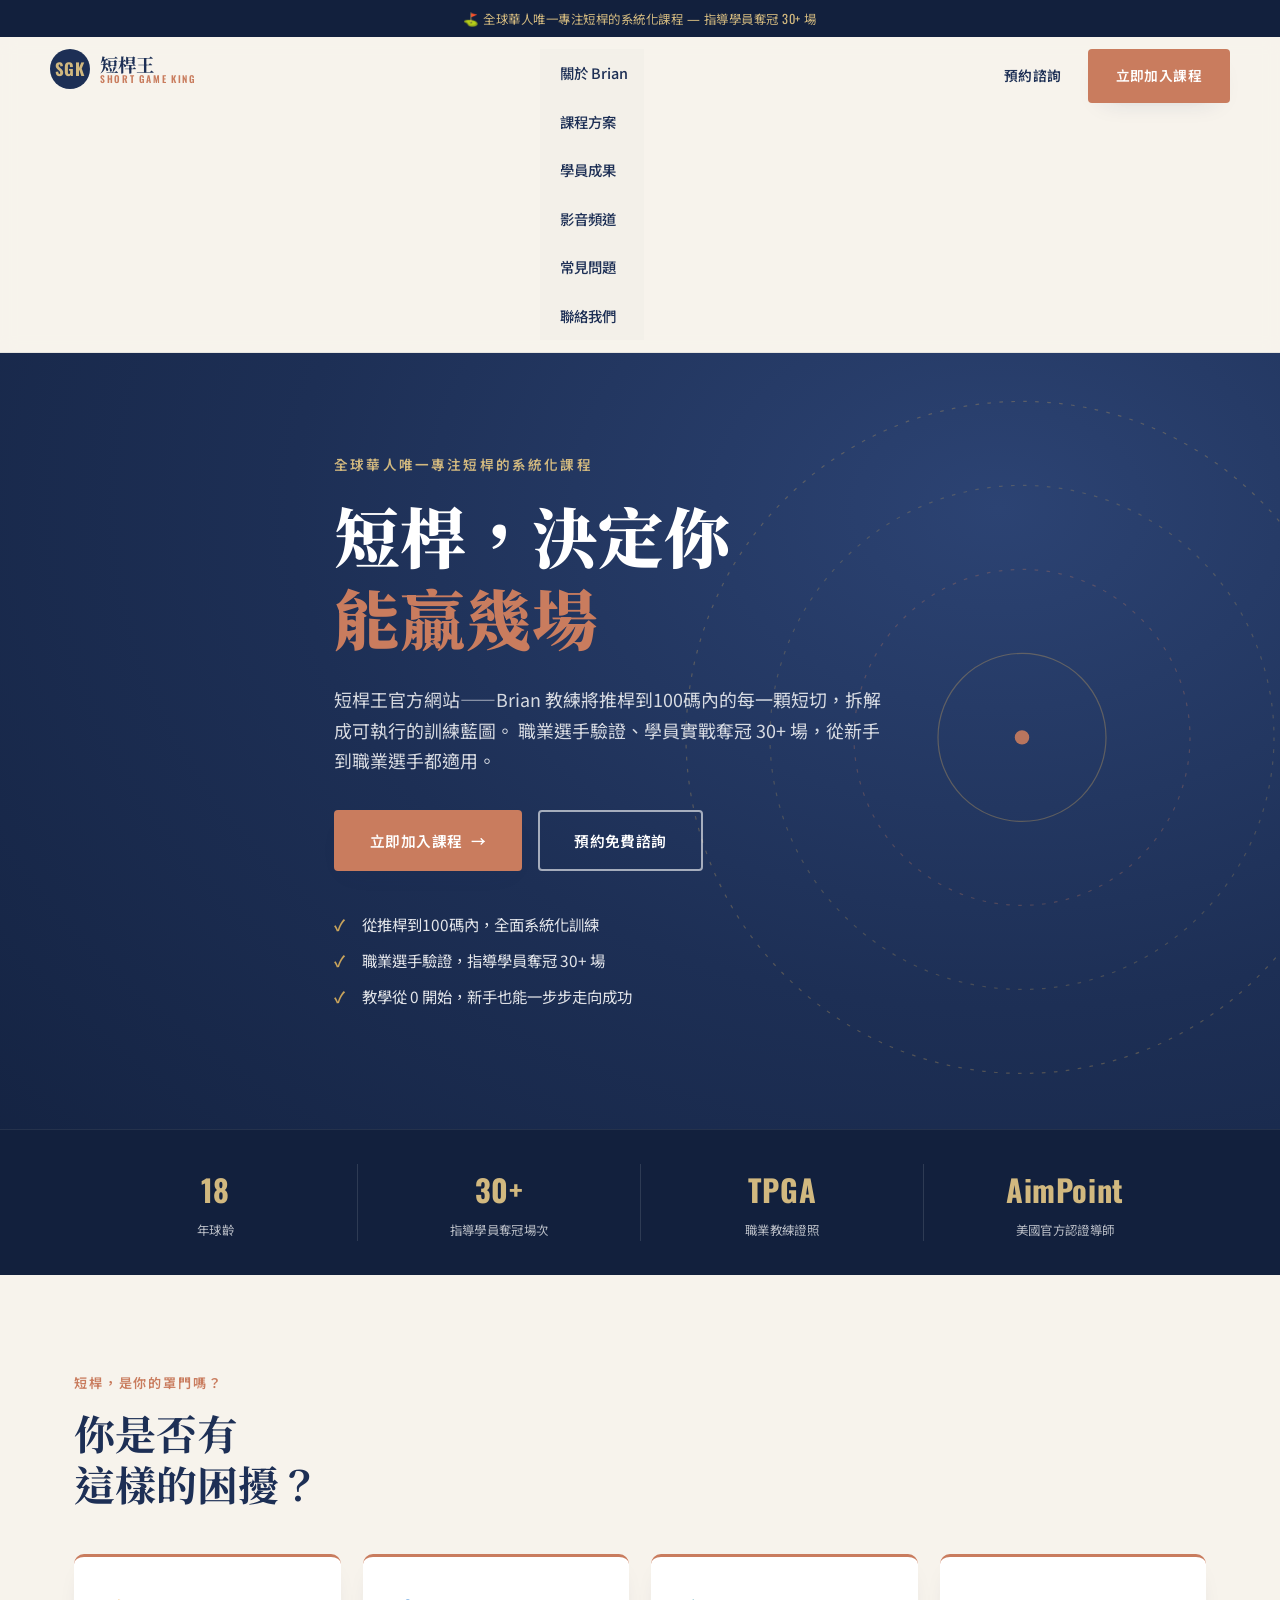
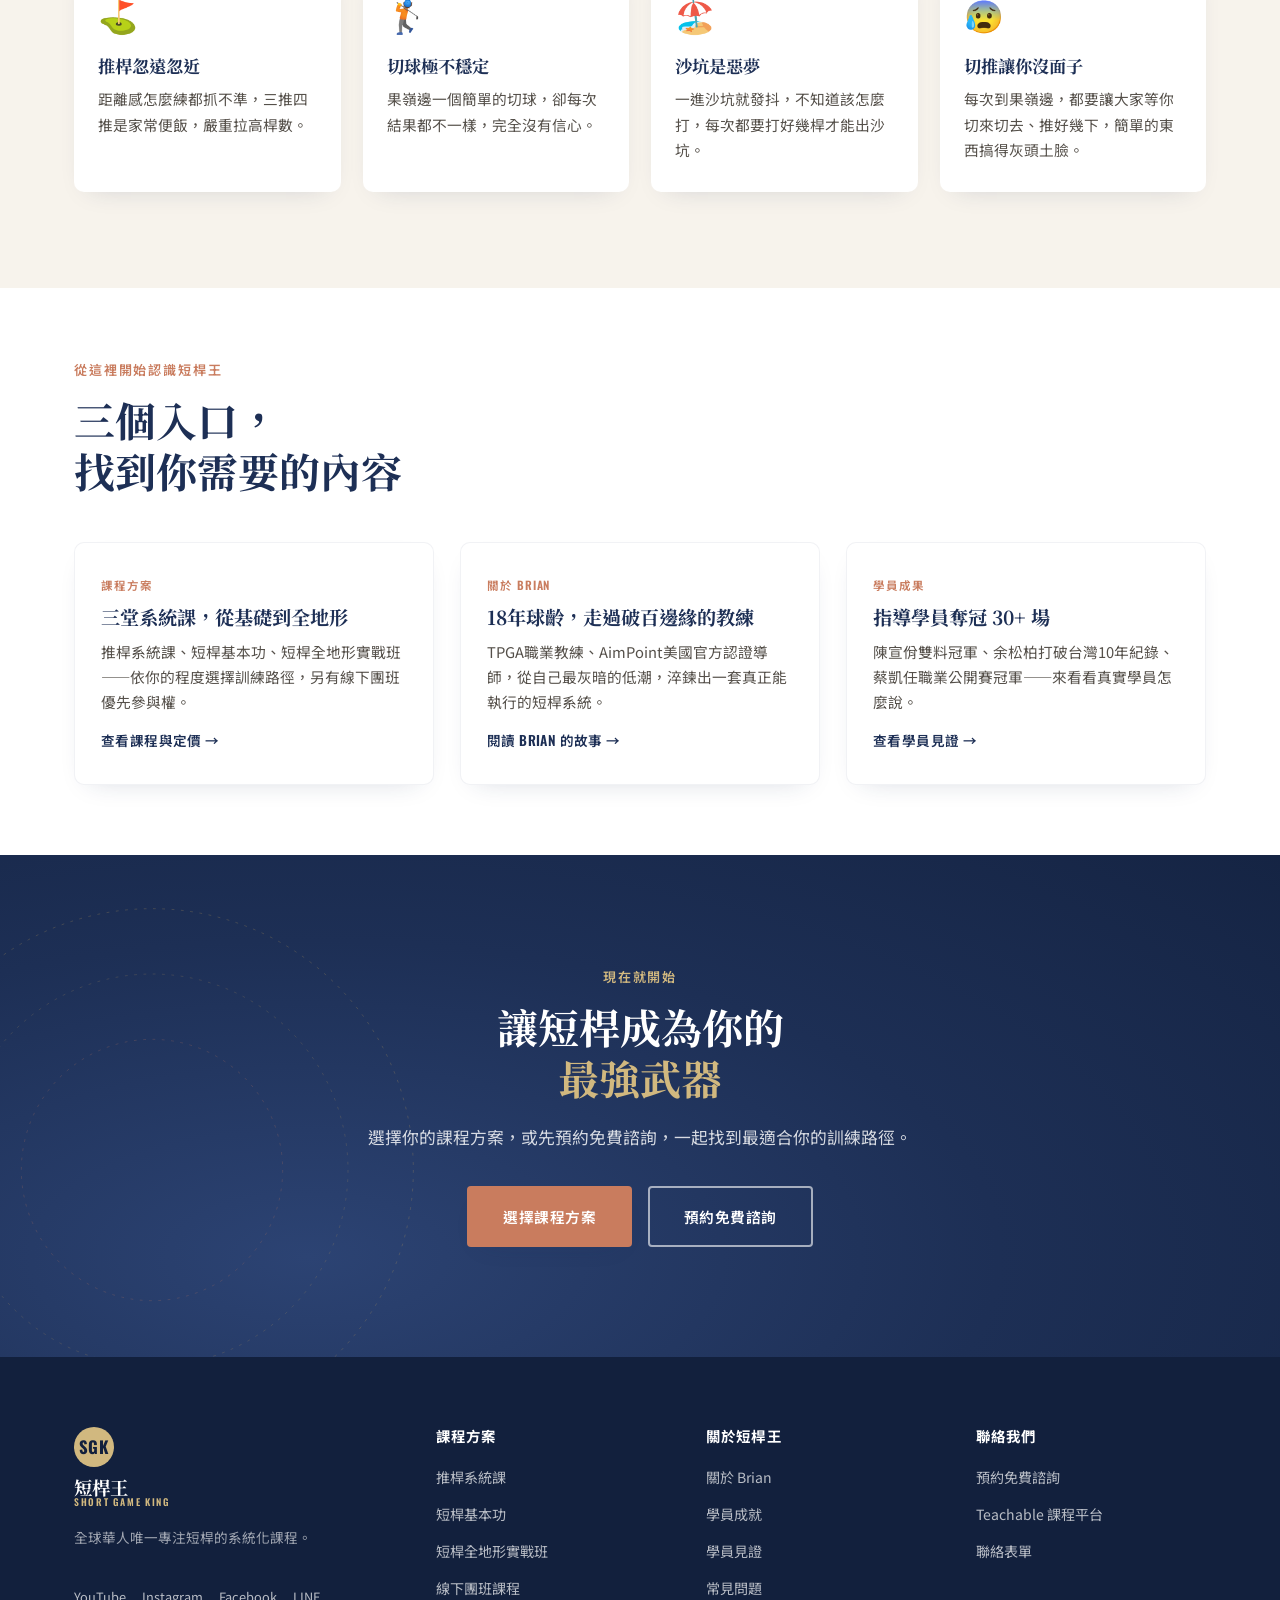
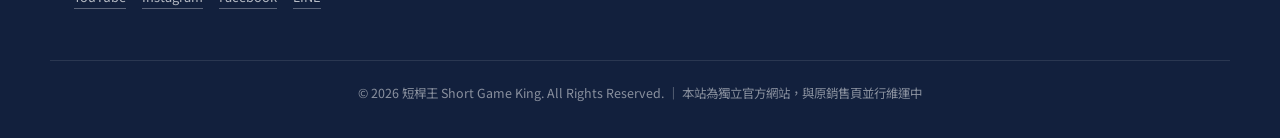
<file: index.html>
<!DOCTYPE html>
<html lang="zh-Hant">
<head>
<meta charset="UTF-8">
<meta name="viewport" content="width=device-width, initial-scale=1.0">
<title>首頁｜短桿王 SHORT GAME KING</title>
<meta name="description" content="短桿王官方網站——全球華人唯一專注短桿的系統化課程，Brian教練指導學員奪冠30+場。">
<link rel="icon" href="data:,">
<link rel="preconnect" href="https://fonts.googleapis.com">
<link rel="preconnect" href="https://fonts.gstatic.com" crossorigin>
<link href="https://fonts.googleapis.com/css2?family=Noto+Serif+TC:wght@500;700;900&family=Noto+Sans+TC:wght@400;500;700&family=Oswald:wght@400;500;600;700&display=swap" rel="stylesheet">
<link rel="stylesheet" href="assets/css/style.css?v=1786423031">
</head>
<body class="">
<div class="announce-bar">
  <span>⛳ 全球華人唯一專注短桿的系統化課程 — 指導學員奪冠 30+ 場</span>
</div>

<header class="site-header" id="siteHeader">
  <div class="container header-inner">
    <a href="index.html" class="brand">
      <span class="brand-mark">SGK</span>
      <span class="brand-text">短桿王<em>SHORT GAME KING</em></span>
    </a>

    <nav class="main-nav" id="mainNav">
      <ul>
        <li><a href="about.html">關於 Brian</a></li>
        <li class="has-dropdown">
          <a href="courses.html">課程方案</a>
          <ul class="dropdown">
            <li><a href="courses.html#course-putting">推桿系統課</a></li>
            <li><a href="courses.html#course-basic">短桿基本功</a></li>
            <li><a href="courses.html#course-pro">短桿全地形實戰班</a></li>
            <li><a href="courses.html#group-class">切桿線下團班</a></li>
          </ul>
        </li>
        <li><a href="results.html">學員成果</a></li>
        <li><a href="media.html">影音頻道</a></li>
        <li><a href="faq.html">常見問題</a></li>
        <li><a href="contact.html">聯絡我們</a></li>
      </ul>
    </nav>

    <div class="header-cta">
      <a href="contact.html" class="btn btn-ghost">預約諮詢</a>
      <a href="courses.html" class="btn btn-primary">立即加入課程</a>
    </div>

    <button class="nav-toggle" id="navToggle" aria-label="開啟選單" aria-expanded="false">
      <span></span><span></span><span></span>
    </button>
  </div>
</header>
<main id="top">
  <section class="hero">
    <div class="rings-decor " aria-hidden="true">
      <svg viewBox="0 0 600 600" xmlns="http://www.w3.org/2000/svg">
        <circle cx="300" cy="300" r="280" class="ring ring-1"/>
        <circle cx="300" cy="300" r="210" class="ring ring-2"/>
        <circle cx="300" cy="300" r="140" class="ring ring-3"/>
        <circle cx="300" cy="300" r="70" class="ring ring-4"/>
        <circle cx="300" cy="300" r="6" class="ring-pin"/>
      </svg>
    </div>
    <div class="container hero-inner">
      <p class="eyebrow">全球華人唯一專注短桿的系統化課程</p>
      <h1>短桿，決定你<br><span class="text-gold">能贏幾場</span></h1>
      <p class="hero-lede">
        短桿王官方網站——Brian 教練將推桿到100碼內的每一顆短切，拆解成可執行的訓練藍圖。
        職業選手驗證、學員實戰奪冠 30+ 場，從新手到職業選手都適用。
      </p>
      <div class="hero-actions">
        <a href="courses.html" class="btn btn-primary btn-lg">立即加入課程 <span aria-hidden="true">→</span></a>
        <a href="contact.html" class="btn btn-outline-light btn-lg">預約免費諮詢</a>
      </div>
      <ul class="hero-checks">
        <li>從推桿到100碼內，全面系統化訓練</li>
        <li>職業選手驗證，指導學員奪冠 30+ 場</li>
        <li>教學從 0 開始，新手也能一步步走向成功</li>
      </ul>
    </div>
  </section>

  <section class="stat-bar">
    <div class="container stat-grid">
      <div class="stat"><span class="stat-num">18</span><span class="stat-label">年球齡</span></div>
      <div class="stat"><span class="stat-num">30+</span><span class="stat-label">指導學員奪冠場次</span></div>
      <div class="stat"><span class="stat-num">TPGA</span><span class="stat-label">職業教練證照</span></div>
      <div class="stat"><span class="stat-num">AimPoint</span><span class="stat-label">美國官方認證導師</span></div>
    </div>
  </section>

  <section class="pain section">
    <div class="container">
      <p class="section-eyebrow">短桿，是你的罩門嗎？</p>
      <h2 class="section-title">你是否有<br>這樣的困擾？</h2>
      <div class="pain-grid">
        <div class="pain-card"><span class="pain-icon">⛳</span><h3>推桿忽遠忽近</h3><p>距離感怎麼練都抓不準，三推四推是家常便飯，嚴重拉高桿數。</p></div>
        <div class="pain-card"><span class="pain-icon">🏌️</span><h3>切球極不穩定</h3><p>果嶺邊一個簡單的切球，卻每次結果都不一樣，完全沒有信心。</p></div>
        <div class="pain-card"><span class="pain-icon">🏖️</span><h3>沙坑是惡夢</h3><p>一進沙坑就發抖，不知道該怎麼打，每次都要打好幾桿才能出沙坑。</p></div>
        <div class="pain-card"><span class="pain-icon">😰</span><h3>切推讓你沒面子</h3><p>每次到果嶺邊，都要讓大家等你切來切去、推好幾下，簡單的東西搞得灰頭土臉。</p></div>
      </div>
    </div>
  </section>

  <section class="section section-tight" style="background:var(--white);">
    <div class="container">
      <p class="section-eyebrow">從這裡開始認識短桿王</p>
      <h2 class="section-title">三個入口，<br>找到你需要的內容</h2>
      <div class="teaser-grid">
        <a href="courses.html" class="teaser-card">
          <span class="teaser-tag">課程方案</span>
          <h3>三堂系統課，從基礎到全地形</h3>
          <p>推桿系統課、短桿基本功、短桿全地形實戰班——依你的程度選擇訓練路徑，另有線下團班優先參與權。</p>
          <span class="teaser-link">查看課程與定價 →</span>
        </a>
        <a href="about.html" class="teaser-card">
          <span class="teaser-tag">關於 Brian</span>
          <h3>18年球齡，走過破百邊緣的教練</h3>
          <p>TPGA職業教練、AimPoint美國官方認證導師，從自己最灰暗的低潮，淬鍊出一套真正能執行的短桿系統。</p>
          <span class="teaser-link">閱讀 Brian 的故事 →</span>
        </a>
        <a href="results.html" class="teaser-card">
          <span class="teaser-tag">學員成果</span>
          <h3>指導學員奪冠 30+ 場</h3>
          <p>陳宣佾雙料冠軍、余松柏打破台灣10年紀錄、蔡凱任職業公開賽冠軍——來看看真實學員怎麼說。</p>
          <span class="teaser-link">查看學員見證 →</span>
        </a>
      </div>
    </div>
  </section>

  <section class="final-cta" id="contact-cta">
    <div class="rings-decor" aria-hidden="true">
      <svg viewBox="0 0 600 600" xmlns="http://www.w3.org/2000/svg">
        <circle cx="300" cy="300" r="280" class="ring ring-1"/>
        <circle cx="300" cy="300" r="210" class="ring ring-2"/>
        <circle cx="300" cy="300" r="140" class="ring ring-3"/>
      </svg>
    </div>
    <div class="container final-cta-inner">
      <p class="section-eyebrow section-eyebrow--light">現在就開始</p>
      <h2 class="section-title section-title--light">讓短桿成為你的<br><span class="text-gold">最強武器</span></h2>
      <p class="final-cta-desc">選擇你的課程方案，或先預約免費諮詢，一起找到最適合你的訓練路徑。</p>
      <div class="hero-actions">
        <a href="courses.html" class="btn btn-primary btn-lg">選擇課程方案</a>
        <a href="https://calendly.com/shortgameking_tw/1v1_call" class="btn btn-outline-light btn-lg" target="_blank" rel="noopener">預約免費諮詢</a>
      </div>
    </div>
  </section>

</main>
<footer class="site-footer">
  <div class="container footer-grid">
    <div class="footer-brand">
      <span class="brand-mark">SGK</span>
      <span class="brand-text">短桿王<em>SHORT GAME KING</em></span>
      <p>全球華人唯一專注短桿的系統化課程。</p>
      <ul class="footer-social">
        <li><a href="https://www.youtube.com/@brianchengolf_tw" target="_blank" rel="noopener">YouTube</a></li>
        <li><a href="https://www.instagram.com/shortgameking_tw?igsh=MWJzM2I5MXhudzVlNw%3D%3D&utm_source=qr" target="_blank" rel="noopener">Instagram</a></li>
        <li><a href="https://www.facebook.com/share/1QDHkkzdcK/?mibextid=wwXIfr" target="_blank" rel="noopener">Facebook</a></li>
        <li><a href="https://lin.ee/q3Zmr3o" target="_blank" rel="noopener">LINE</a></li>
      </ul>
    </div>
    <div class="footer-col">
      <h4>課程方案</h4>
      <ul>
        <li><a href="courses.html#course-putting">推桿系統課</a></li>
        <li><a href="courses.html#course-basic">短桿基本功</a></li>
        <li><a href="courses.html#course-pro">短桿全地形實戰班</a></li>
        <li><a href="courses.html#group-class">線下團班課程</a></li>
      </ul>
    </div>
    <div class="footer-col">
      <h4>關於短桿王</h4>
      <ul>
        <li><a href="about.html">關於 Brian</a></li>
        <li><a href="results.html">學員成就</a></li>
        <li><a href="results.html#testimonials">學員見證</a></li>
        <li><a href="faq.html">常見問題</a></li>
      </ul>
    </div>
    <div class="footer-col">
      <h4>聯絡我們</h4>
      <ul>
        <li><a href="https://calendly.com/shortgameking_tw/1v1_call" target="_blank" rel="noopener">預約免費諮詢</a></li>
        <li><a href="https://shortgameking_tw.teachable.com" target="_blank" rel="noopener">Teachable 課程平台</a></li>
        <li><a href="contact.html">聯絡表單</a></li>
      </ul>
    </div>
  </div>
  <div class="container footer-bottom">
    <p>© <span id="year"></span> 短桿王 Short Game King. All Rights Reserved. ｜ 本站為獨立官方網站，與原銷售頁並行維運中</p>
  </div>
</footer>

<a href="contact.html" class="sticky-cta">預約免費諮詢</a>

<script src="assets/js/script.js?v=1786423031"></script>
</body>
</html>
</file>
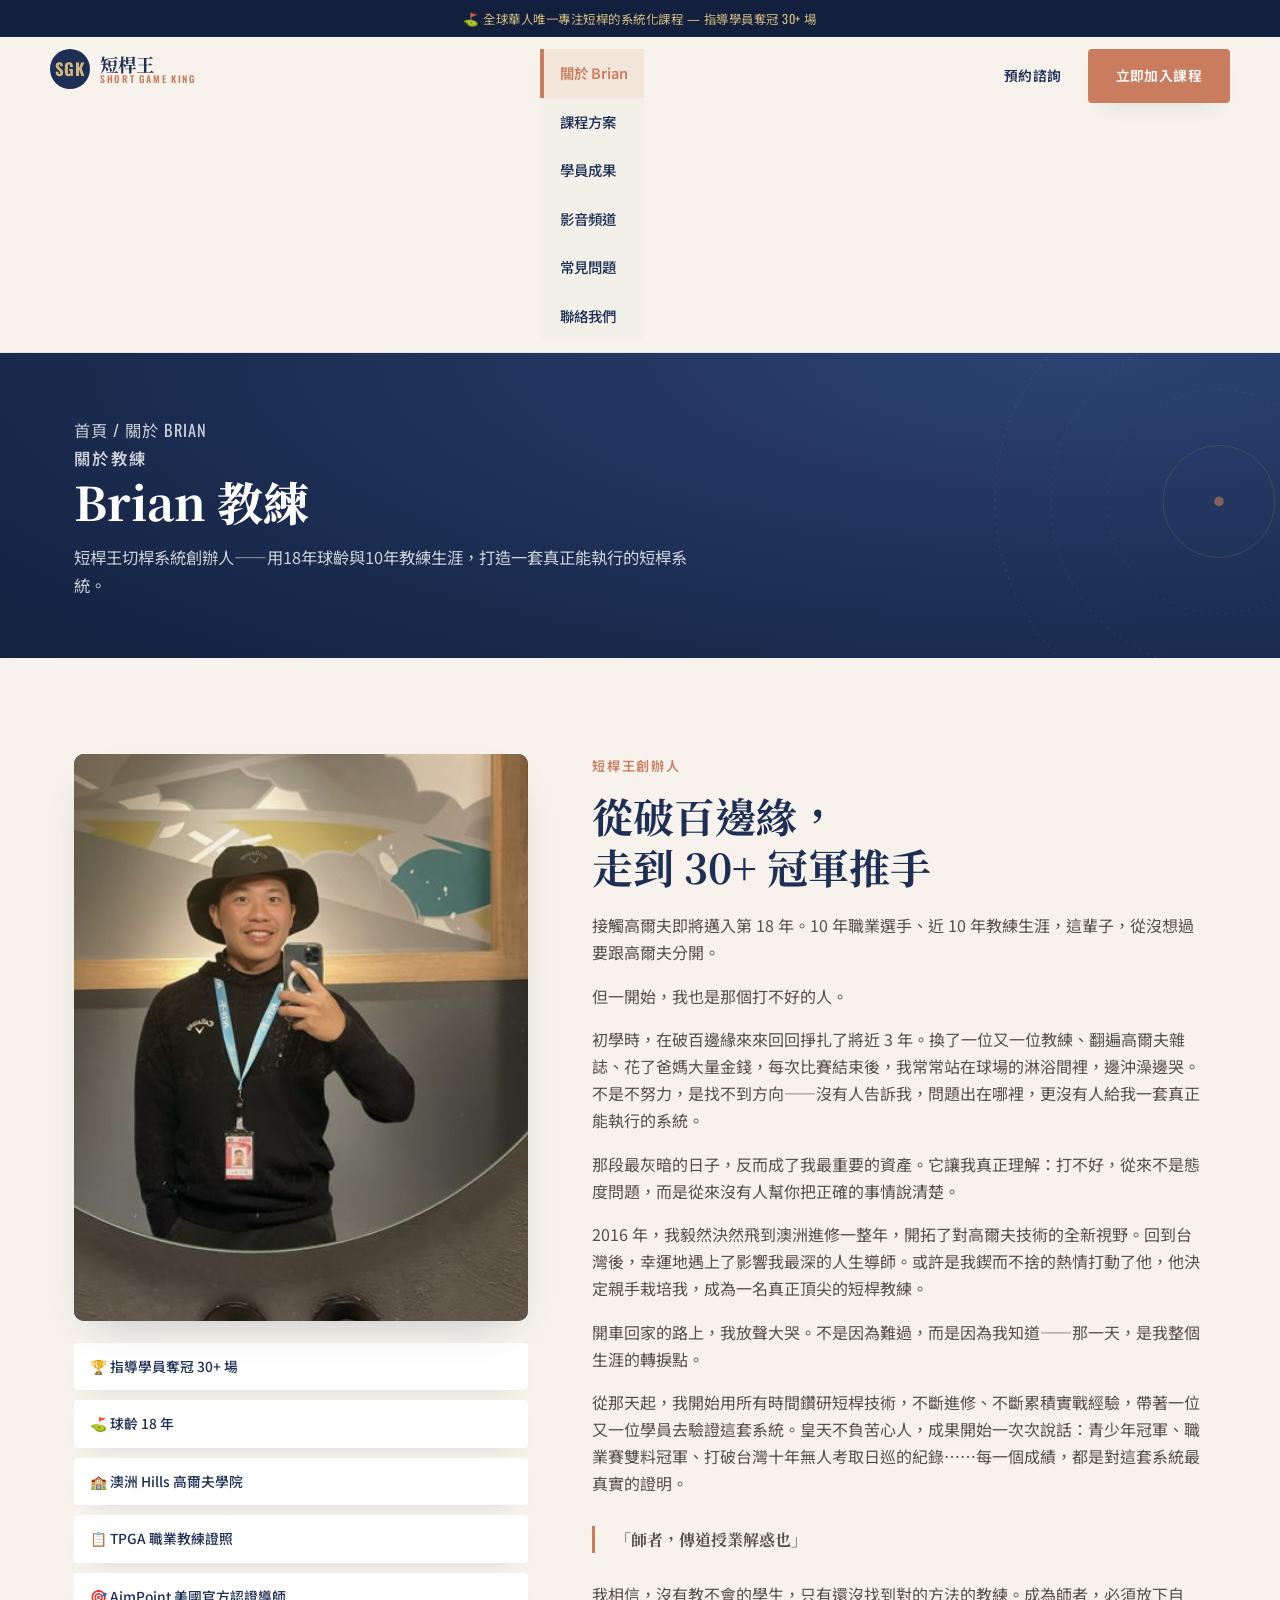
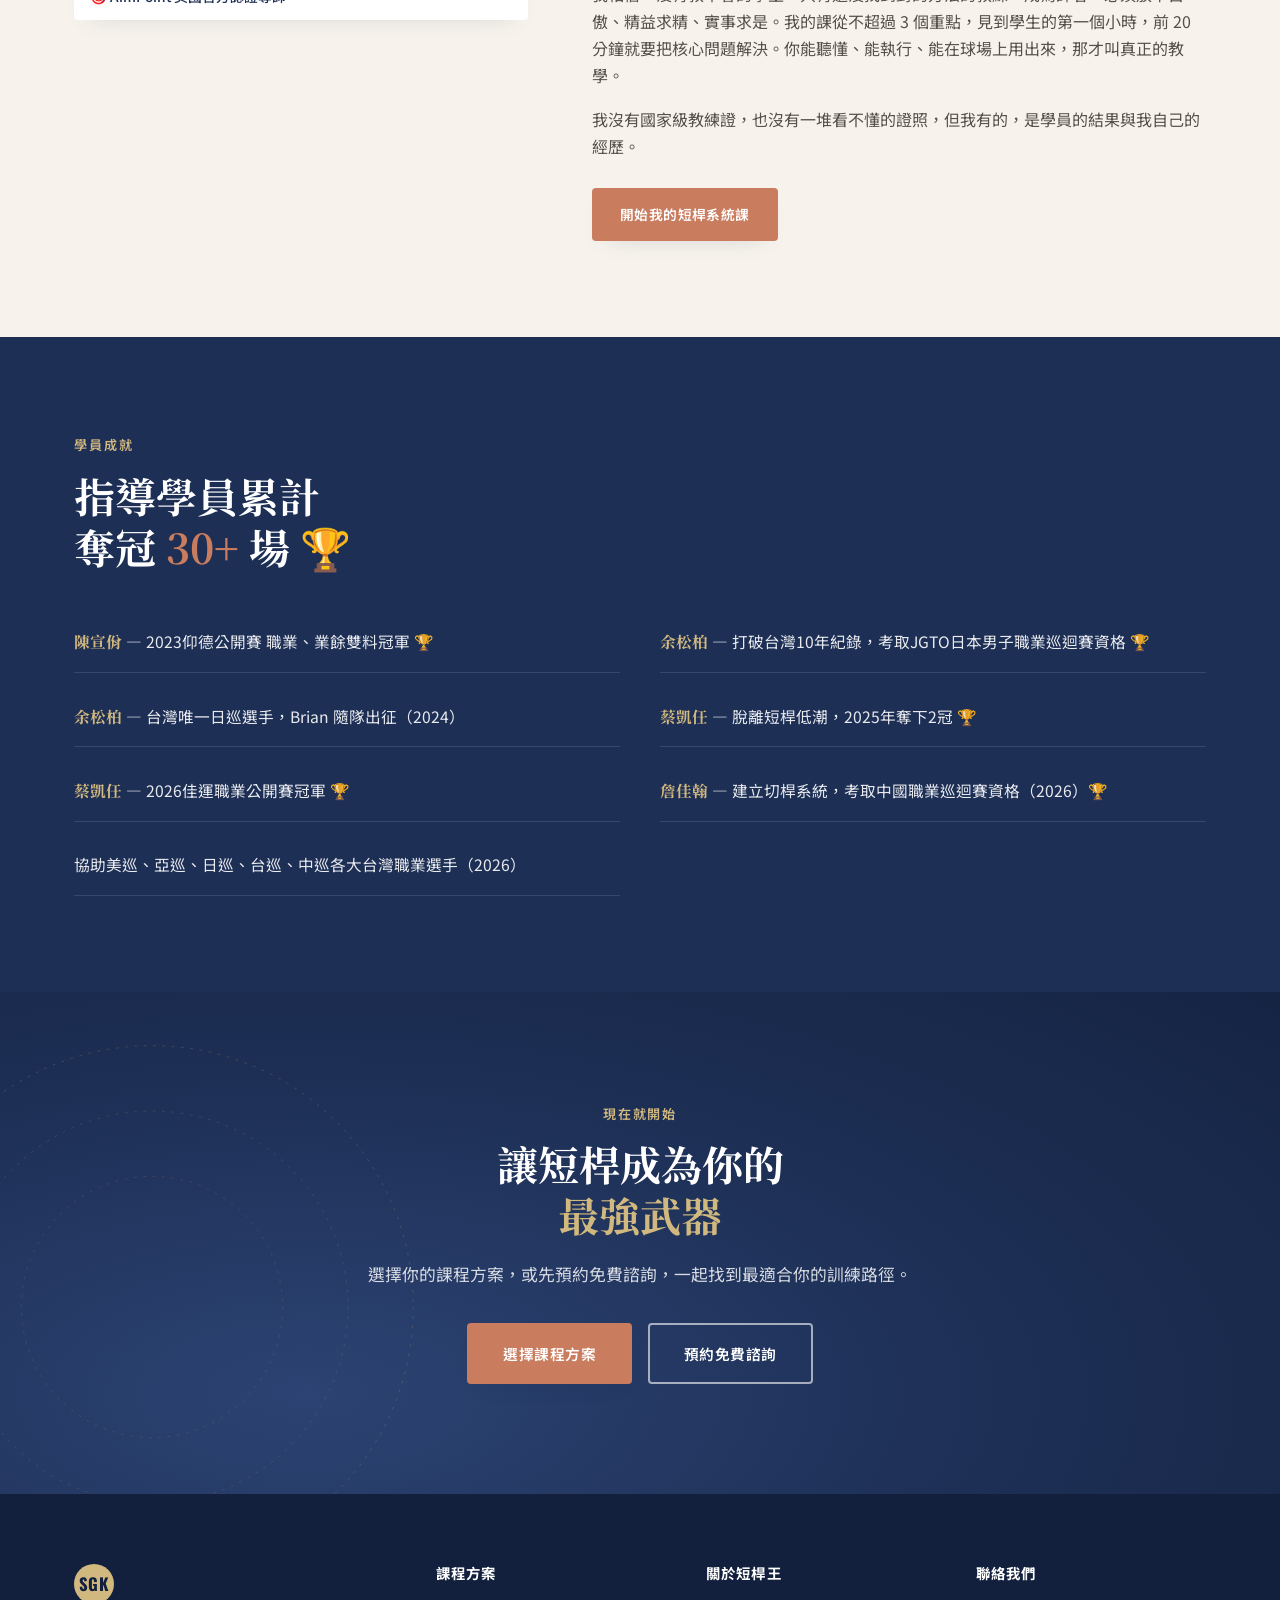
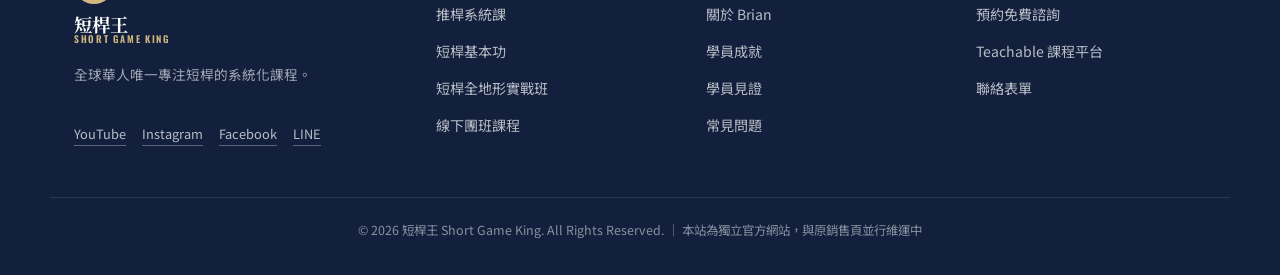
<file: about.html>
<!DOCTYPE html>
<html lang="zh-Hant">
<head>
<meta charset="UTF-8">
<meta name="viewport" content="width=device-width, initial-scale=1.0">
<title>關於 Brian｜短桿王 SHORT GAME KING</title>
<meta name="description" content="認識短桿王創辦人Brian教練——18年球齡、TPGA職業教練、AimPoint美國官方認證導師。">
<link rel="icon" href="data:,">
<link rel="preconnect" href="https://fonts.googleapis.com">
<link rel="preconnect" href="https://fonts.gstatic.com" crossorigin>
<link href="https://fonts.googleapis.com/css2?family=Noto+Serif+TC:wght@500;700;900&family=Noto+Sans+TC:wght@400;500;700&family=Oswald:wght@400;500;600;700&display=swap" rel="stylesheet">
<link rel="stylesheet" href="assets/css/style.css?v=1786423031">
</head>
<body class="">
<div class="announce-bar">
  <span>⛳ 全球華人唯一專注短桿的系統化課程 — 指導學員奪冠 30+ 場</span>
</div>

<header class="site-header" id="siteHeader">
  <div class="container header-inner">
    <a href="index.html" class="brand">
      <span class="brand-mark">SGK</span>
      <span class="brand-text">短桿王<em>SHORT GAME KING</em></span>
    </a>

    <nav class="main-nav" id="mainNav">
      <ul>
        <li><a href="about.html" class="is-active">關於 Brian</a></li>
        <li class="has-dropdown">
          <a href="courses.html">課程方案</a>
          <ul class="dropdown">
            <li><a href="courses.html#course-putting">推桿系統課</a></li>
            <li><a href="courses.html#course-basic">短桿基本功</a></li>
            <li><a href="courses.html#course-pro">短桿全地形實戰班</a></li>
            <li><a href="courses.html#group-class">切桿線下團班</a></li>
          </ul>
        </li>
        <li><a href="results.html">學員成果</a></li>
        <li><a href="media.html">影音頻道</a></li>
        <li><a href="faq.html">常見問題</a></li>
        <li><a href="contact.html">聯絡我們</a></li>
      </ul>
    </nav>

    <div class="header-cta">
      <a href="contact.html" class="btn btn-ghost">預約諮詢</a>
      <a href="courses.html" class="btn btn-primary">立即加入課程</a>
    </div>

    <button class="nav-toggle" id="navToggle" aria-label="開啟選單" aria-expanded="false">
      <span></span><span></span><span></span>
    </button>
  </div>
</header>
<main>
  <section class="page-hero">
    <div class="rings-decor " aria-hidden="true">
      <svg viewBox="0 0 600 600" xmlns="http://www.w3.org/2000/svg">
        <circle cx="300" cy="300" r="280" class="ring ring-1"/>
        <circle cx="300" cy="300" r="210" class="ring ring-2"/>
        <circle cx="300" cy="300" r="140" class="ring ring-3"/>
        <circle cx="300" cy="300" r="70" class="ring ring-4"/>
        <circle cx="300" cy="300" r="6" class="ring-pin"/>
      </svg>
    </div>
    <div class="container">
      <p class="breadcrumb"><a href="index.html">首頁</a> / 關於 Brian</p>
      <p class="section-eyebrow section-eyebrow--light">關於教練</p>
      <h1>Brian 教練</h1>
      <p>短桿王切桿系統創辦人——用18年球齡與10年教練生涯，打造一套真正能執行的短桿系統。</p>
    </div>
  </section>


  <section class="coach section">
    <div class="container coach-grid">
      <div class="coach-media">
        <div class="coach-photo-frame"><img src="assets/images/brian-coach.jpg" alt="Brian 教練"></div>
        <div class="coach-badges">
          <span>🏆 指導學員奪冠 30+ 場</span>
          <span>⛳ 球齡 18 年</span>
          <span>🏫 澳洲 Hills 高爾夫學院</span>
          <span>📋 TPGA 職業教練證照</span>
          <span>🎯 AimPoint 美國官方認證導師</span>
        </div>
      </div>
      <div class="coach-content">
        <p class="section-eyebrow">短桿王創辦人</p>
        <h2 class="section-title">從破百邊緣，<br>走到 30+ 冠軍推手</h2>
        <div class="coach-story">
          <p>接觸高爾夫即將邁入第 18 年。10 年職業選手、近 10 年教練生涯，這輩子，從沒想過要跟高爾夫分開。</p>
          <p>但一開始，我也是那個打不好的人。</p>
          <p>初學時，在破百邊緣來來回回掙扎了將近 3 年。換了一位又一位教練、翻遍高爾夫雜誌、花了爸媽大量金錢，每次比賽結束後，我常常站在球場的淋浴間裡，邊沖澡邊哭。不是不努力，是找不到方向——沒有人告訴我，問題出在哪裡，更沒有人給我一套真正能執行的系統。</p>
          <p>那段最灰暗的日子，反而成了我最重要的資產。它讓我真正理解：打不好，從來不是態度問題，而是從來沒有人幫你把正確的事情說清楚。</p>
          <p>2016 年，我毅然決然飛到澳洲進修一整年，開拓了對高爾夫技術的全新視野。回到台灣後，幸運地遇上了影響我最深的人生導師。或許是我鍥而不捨的熱情打動了他，他決定親手栽培我，成為一名真正頂尖的短桿教練。</p>
          <p>開車回家的路上，我放聲大哭。不是因為難過，而是因為我知道——那一天，是我整個生涯的轉捩點。</p>
          <p>從那天起，我開始用所有時間鑽研短桿技術，不斷進修、不斷累積實戰經驗，帶著一位又一位學員去驗證這套系統。皇天不負苦心人，成果開始一次次說話：青少年冠軍、職業賽雙料冠軍、打破台灣十年無人考取日巡的紀錄⋯⋯每一個成績，都是對這套系統最真實的證明。</p>
          <p class="coach-quote">「師者，傳道授業解惑也」</p>
          <p>我相信，沒有教不會的學生，只有還沒找到對的方法的教練。成為師者，必須放下自傲、精益求精、實事求是。我的課從不超過 3 個重點，見到學生的第一個小時，前 20 分鐘就要把核心問題解決。你能聽懂、能執行、能在球場上用出來，那才叫真正的教學。</p>
          <p>我沒有國家級教練證，也沒有一堆看不懂的證照，但我有的，是學員的結果與我自己的經歷。</p>
        </div>
        <a href="courses.html" class="btn btn-primary">開始我的短桿系統課</a>
      </div>
    </div>
  </section>

  <section class="achievements section">
    <div class="container">
      <p class="section-eyebrow">學員成就</p>
      <h2 class="section-title">指導學員累計<br>奪冠 <span class="text-gold">30+</span> 場 🏆</h2>
      <ul class="achieve-list">
        <li><strong>陳宣佾</strong> — 2023仰德公開賽 職業、業餘雙料冠軍 🏆</li>
        <li><strong>余松柏</strong> — 打破台灣10年紀錄，考取JGTO日本男子職業巡迴賽資格 🏆</li>
        <li><strong>余松柏</strong> — 台灣唯一日巡選手，Brian 隨隊出征（2024）</li>
        <li><strong>蔡凱任</strong> — 脫離短桿低潮，2025年奪下2冠 🏆</li>
        <li><strong>蔡凱任</strong> — 2026佳運職業公開賽冠軍 🏆</li>
        <li><strong>詹佳翰</strong> — 建立切桿系統，考取中國職業巡迴賽資格（2026）🏆</li>
        <li>協助美巡、亞巡、日巡、台巡、中巡各大台灣職業選手（2026）</li>
      </ul>
    </div>
  </section>

  <section class="final-cta" id="contact-cta">
    <div class="rings-decor" aria-hidden="true">
      <svg viewBox="0 0 600 600" xmlns="http://www.w3.org/2000/svg">
        <circle cx="300" cy="300" r="280" class="ring ring-1"/>
        <circle cx="300" cy="300" r="210" class="ring ring-2"/>
        <circle cx="300" cy="300" r="140" class="ring ring-3"/>
      </svg>
    </div>
    <div class="container final-cta-inner">
      <p class="section-eyebrow section-eyebrow--light">現在就開始</p>
      <h2 class="section-title section-title--light">讓短桿成為你的<br><span class="text-gold">最強武器</span></h2>
      <p class="final-cta-desc">選擇你的課程方案，或先預約免費諮詢，一起找到最適合你的訓練路徑。</p>
      <div class="hero-actions">
        <a href="courses.html" class="btn btn-primary btn-lg">選擇課程方案</a>
        <a href="https://calendly.com/shortgameking_tw/1v1_call" class="btn btn-outline-light btn-lg" target="_blank" rel="noopener">預約免費諮詢</a>
      </div>
    </div>
  </section>

</main>
<footer class="site-footer">
  <div class="container footer-grid">
    <div class="footer-brand">
      <span class="brand-mark">SGK</span>
      <span class="brand-text">短桿王<em>SHORT GAME KING</em></span>
      <p>全球華人唯一專注短桿的系統化課程。</p>
      <ul class="footer-social">
        <li><a href="#" id="footer-youtube" onclick="return false;">YouTube</a></li>
        <li><a href="#" id="footer-instagram" onclick="return false;">Instagram</a></li>
        <li><a href="#" id="footer-facebook" onclick="return false;">Facebook</a></li>
        <li><a href="#" id="footer-line" onclick="return false;">LINE</a></li>
      </ul>
    </div>
    <div class="footer-col">
      <h4>課程方案</h4>
      <ul>
        <li><a href="courses.html#course-putting">推桿系統課</a></li>
        <li><a href="courses.html#course-basic">短桿基本功</a></li>
        <li><a href="courses.html#course-pro">短桿全地形實戰班</a></li>
        <li><a href="courses.html#group-class">線下團班課程</a></li>
      </ul>
    </div>
    <div class="footer-col">
      <h4>關於短桿王</h4>
      <ul>
        <li><a href="about.html">關於 Brian</a></li>
        <li><a href="results.html">學員成就</a></li>
        <li><a href="results.html#testimonials">學員見證</a></li>
        <li><a href="faq.html">常見問題</a></li>
      </ul>
    </div>
    <div class="footer-col">
      <h4>聯絡我們</h4>
      <ul>
        <li><a href="https://calendly.com/shortgameking_tw/1v1_call" target="_blank" rel="noopener">預約免費諮詢</a></li>
        <li><a href="https://shortgameking_tw.teachable.com" target="_blank" rel="noopener">Teachable 課程平台</a></li>
        <li><a href="contact.html">聯絡表單</a></li>
      </ul>
    </div>
  </div>
  <div class="container footer-bottom">
    <p>© <span id="year"></span> 短桿王 Short Game King. All Rights Reserved. ｜ 本站為獨立官方網站，與原銷售頁並行維運中</p>
  </div>
</footer>

<a href="contact.html" class="sticky-cta">預約免費諮詢</a>

<script src="assets/js/script.js?v=1786423031"></script>
</body>
</html>
</file>
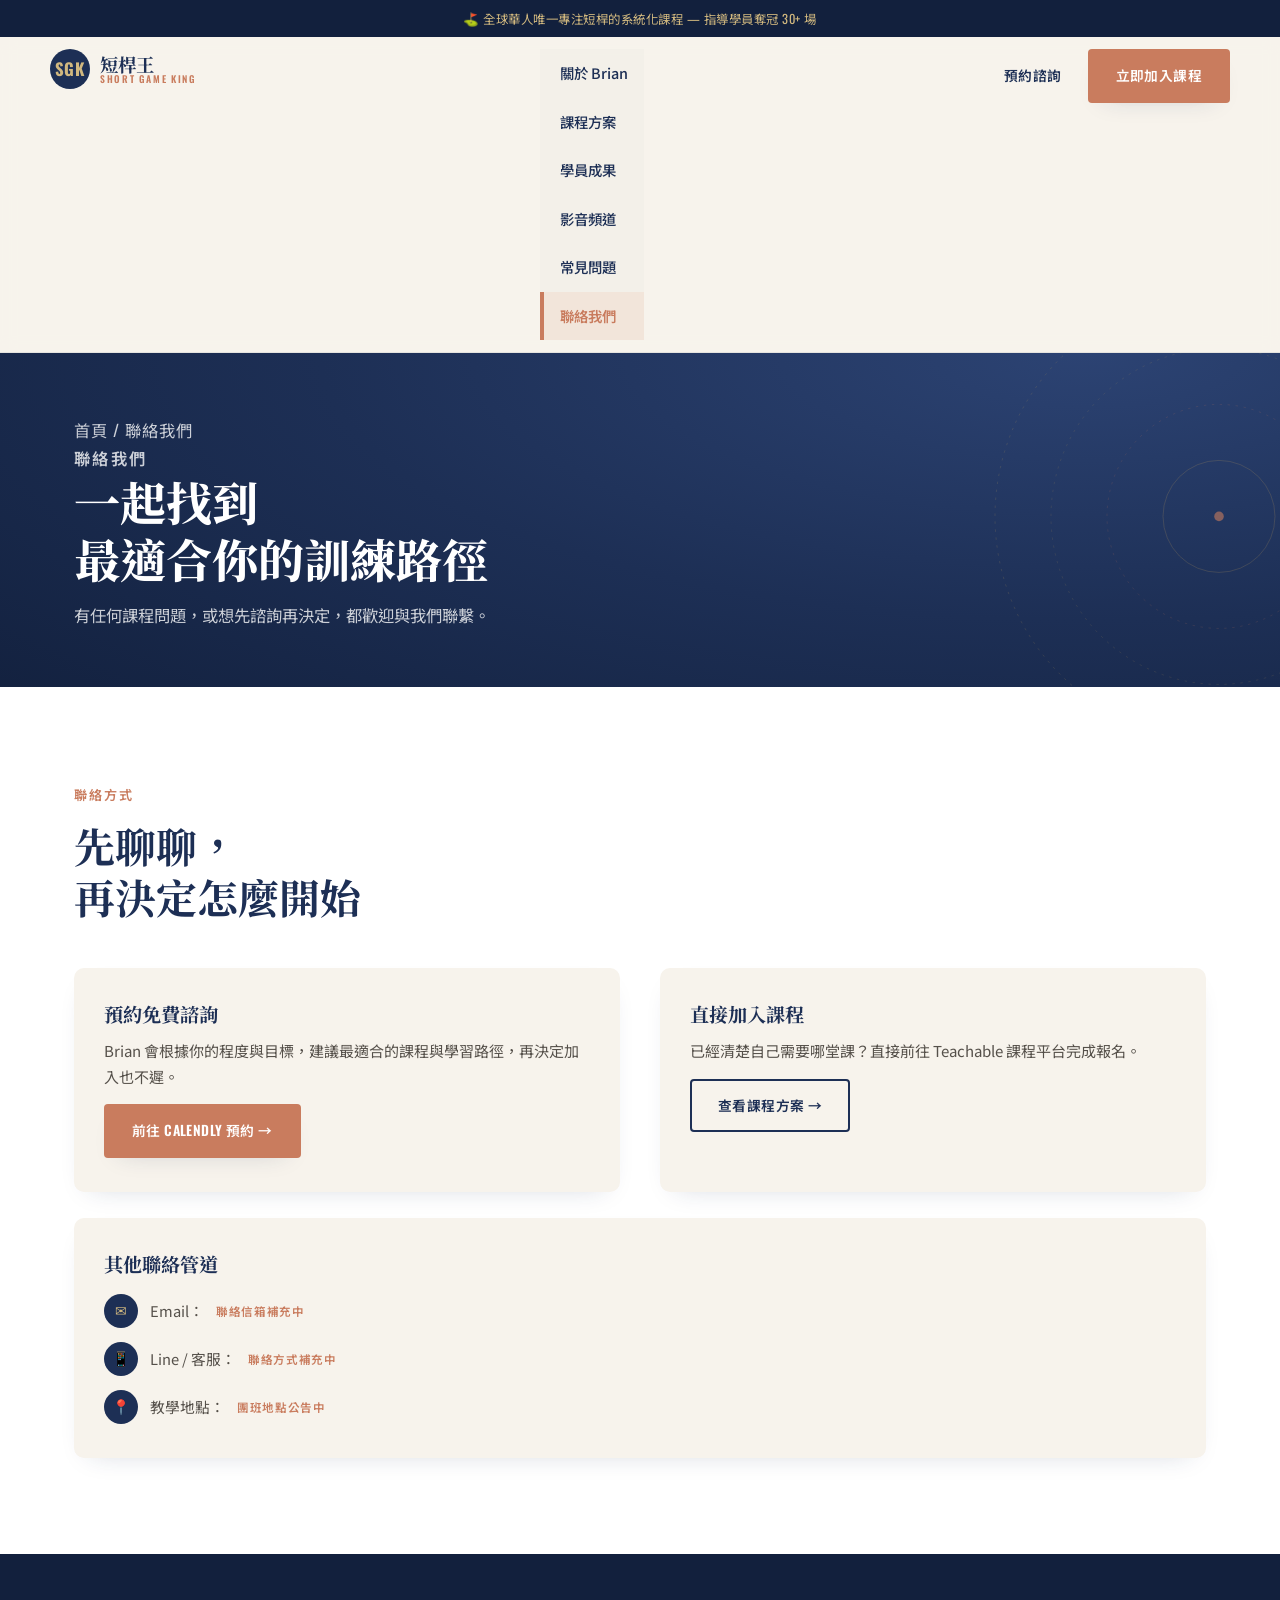
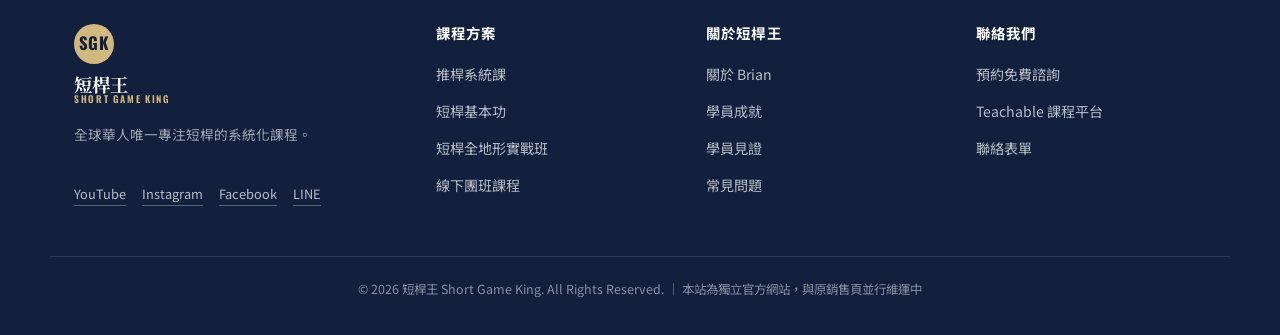
<file: contact.html>
<!DOCTYPE html>
<html lang="zh-Hant">
<head>
<meta charset="UTF-8">
<meta name="viewport" content="width=device-width, initial-scale=1.0">
<title>聯絡我們｜短桿王 SHORT GAME KING</title>
<meta name="description" content="聯絡短桿王——預約免費諮詢或直接加入課程。">
<link rel="icon" href="data:,">
<link rel="preconnect" href="https://fonts.googleapis.com">
<link rel="preconnect" href="https://fonts.gstatic.com" crossorigin>
<link href="https://fonts.googleapis.com/css2?family=Noto+Serif+TC:wght@500;700;900&family=Noto+Sans+TC:wght@400;500;700&family=Oswald:wght@400;500;600;700&display=swap" rel="stylesheet">
<link rel="stylesheet" href="assets/css/style.css?v=1786423031">
</head>
<body class="">
<div class="announce-bar">
  <span>⛳ 全球華人唯一專注短桿的系統化課程 — 指導學員奪冠 30+ 場</span>
</div>

<header class="site-header" id="siteHeader">
  <div class="container header-inner">
    <a href="index.html" class="brand">
      <span class="brand-mark">SGK</span>
      <span class="brand-text">短桿王<em>SHORT GAME KING</em></span>
    </a>

    <nav class="main-nav" id="mainNav">
      <ul>
        <li><a href="about.html">關於 Brian</a></li>
        <li class="has-dropdown">
          <a href="courses.html">課程方案</a>
          <ul class="dropdown">
            <li><a href="courses.html#course-putting">推桿系統課</a></li>
            <li><a href="courses.html#course-basic">短桿基本功</a></li>
            <li><a href="courses.html#course-pro">短桿全地形實戰班</a></li>
            <li><a href="courses.html#group-class">切桿線下團班</a></li>
          </ul>
        </li>
        <li><a href="results.html">學員成果</a></li>
        <li><a href="media.html">影音頻道</a></li>
        <li><a href="faq.html">常見問題</a></li>
        <li><a href="contact.html" class="is-active">聯絡我們</a></li>
      </ul>
    </nav>

    <div class="header-cta">
      <a href="contact.html" class="btn btn-ghost">預約諮詢</a>
      <a href="courses.html" class="btn btn-primary">立即加入課程</a>
    </div>

    <button class="nav-toggle" id="navToggle" aria-label="開啟選單" aria-expanded="false">
      <span></span><span></span><span></span>
    </button>
  </div>
</header>
<main>
  <section class="page-hero">
    <div class="rings-decor " aria-hidden="true">
      <svg viewBox="0 0 600 600" xmlns="http://www.w3.org/2000/svg">
        <circle cx="300" cy="300" r="280" class="ring ring-1"/>
        <circle cx="300" cy="300" r="210" class="ring ring-2"/>
        <circle cx="300" cy="300" r="140" class="ring ring-3"/>
        <circle cx="300" cy="300" r="70" class="ring ring-4"/>
        <circle cx="300" cy="300" r="6" class="ring-pin"/>
      </svg>
    </div>
    <div class="container">
      <p class="breadcrumb"><a href="index.html">首頁</a> / 聯絡我們</p>
      <p class="section-eyebrow section-eyebrow--light">聯絡我們</p>
      <h1>一起找到<br>最適合你的訓練路徑</h1>
      <p>有任何課程問題，或想先諮詢再決定，都歡迎與我們聯繫。</p>
    </div>
  </section>


  <section class="contact section">
    <div class="container">
      <p class="section-eyebrow">聯絡方式</p>
      <h2 class="section-title">先聊聊，<br>再決定怎麼開始</h2>
      <div class="contact-grid">
        <div class="contact-card">
          <h3>預約免費諮詢</h3>
          <p>Brian 會根據你的程度與目標，建議最適合的課程與學習路徑，再決定加入也不遲。</p>
          <a href="https://calendly.com/shortgameking_tw/1v1_call" class="btn btn-primary" target="_blank" rel="noopener">前往 Calendly 預約 →</a>
        </div>
        <div class="contact-card">
          <h3>直接加入課程</h3>
          <p>已經清楚自己需要哪堂課？直接前往 Teachable 課程平台完成報名。</p>
          <a href="courses.html" class="btn btn-outline">查看課程方案 →</a>
        </div>
      </div>

      <div class="contact-card" style="margin-top:26px;">
        <h3>其他聯絡管道</h3>
        <ul class="contact-list">
          <li><span class="ci">✉</span>Email：<span class="placeholder-tag">聯絡信箱補充中</span></li>
          <li><span class="ci">📱</span>Line / 客服：<span class="placeholder-tag">聯絡方式補充中</span></li>
          <li><span class="ci">📍</span>教學地點：<span class="placeholder-tag">團班地點公告中</span></li>
        </ul>
      </div>
    </div>
  </section>
</main>
<footer class="site-footer">
  <div class="container footer-grid">
    <div class="footer-brand">
      <span class="brand-mark">SGK</span>
      <span class="brand-text">短桿王<em>SHORT GAME KING</em></span>
      <p>全球華人唯一專注短桿的系統化課程。</p>
      <ul class="footer-social">
        <li><a href="#" id="footer-youtube" onclick="return false;">YouTube</a></li>
        <li><a href="#" id="footer-instagram" onclick="return false;">Instagram</a></li>
        <li><a href="#" id="footer-facebook" onclick="return false;">Facebook</a></li>
        <li><a href="#" id="footer-line" onclick="return false;">LINE</a></li>
      </ul>
    </div>
    <div class="footer-col">
      <h4>課程方案</h4>
      <ul>
        <li><a href="courses.html#course-putting">推桿系統課</a></li>
        <li><a href="courses.html#course-basic">短桿基本功</a></li>
        <li><a href="courses.html#course-pro">短桿全地形實戰班</a></li>
        <li><a href="courses.html#group-class">線下團班課程</a></li>
      </ul>
    </div>
    <div class="footer-col">
      <h4>關於短桿王</h4>
      <ul>
        <li><a href="about.html">關於 Brian</a></li>
        <li><a href="results.html">學員成就</a></li>
        <li><a href="results.html#testimonials">學員見證</a></li>
        <li><a href="faq.html">常見問題</a></li>
      </ul>
    </div>
    <div class="footer-col">
      <h4>聯絡我們</h4>
      <ul>
        <li><a href="https://calendly.com/shortgameking_tw/1v1_call" target="_blank" rel="noopener">預約免費諮詢</a></li>
        <li><a href="https://shortgameking_tw.teachable.com" target="_blank" rel="noopener">Teachable 課程平台</a></li>
        <li><a href="contact.html">聯絡表單</a></li>
      </ul>
    </div>
  </div>
  <div class="container footer-bottom">
    <p>© <span id="year"></span> 短桿王 Short Game King. All Rights Reserved. ｜ 本站為獨立官方網站，與原銷售頁並行維運中</p>
  </div>
</footer>

<a href="contact.html" class="sticky-cta">預約免費諮詢</a>

<script src="assets/js/script.js?v=1786423031"></script>
</body>
</html>
</file>
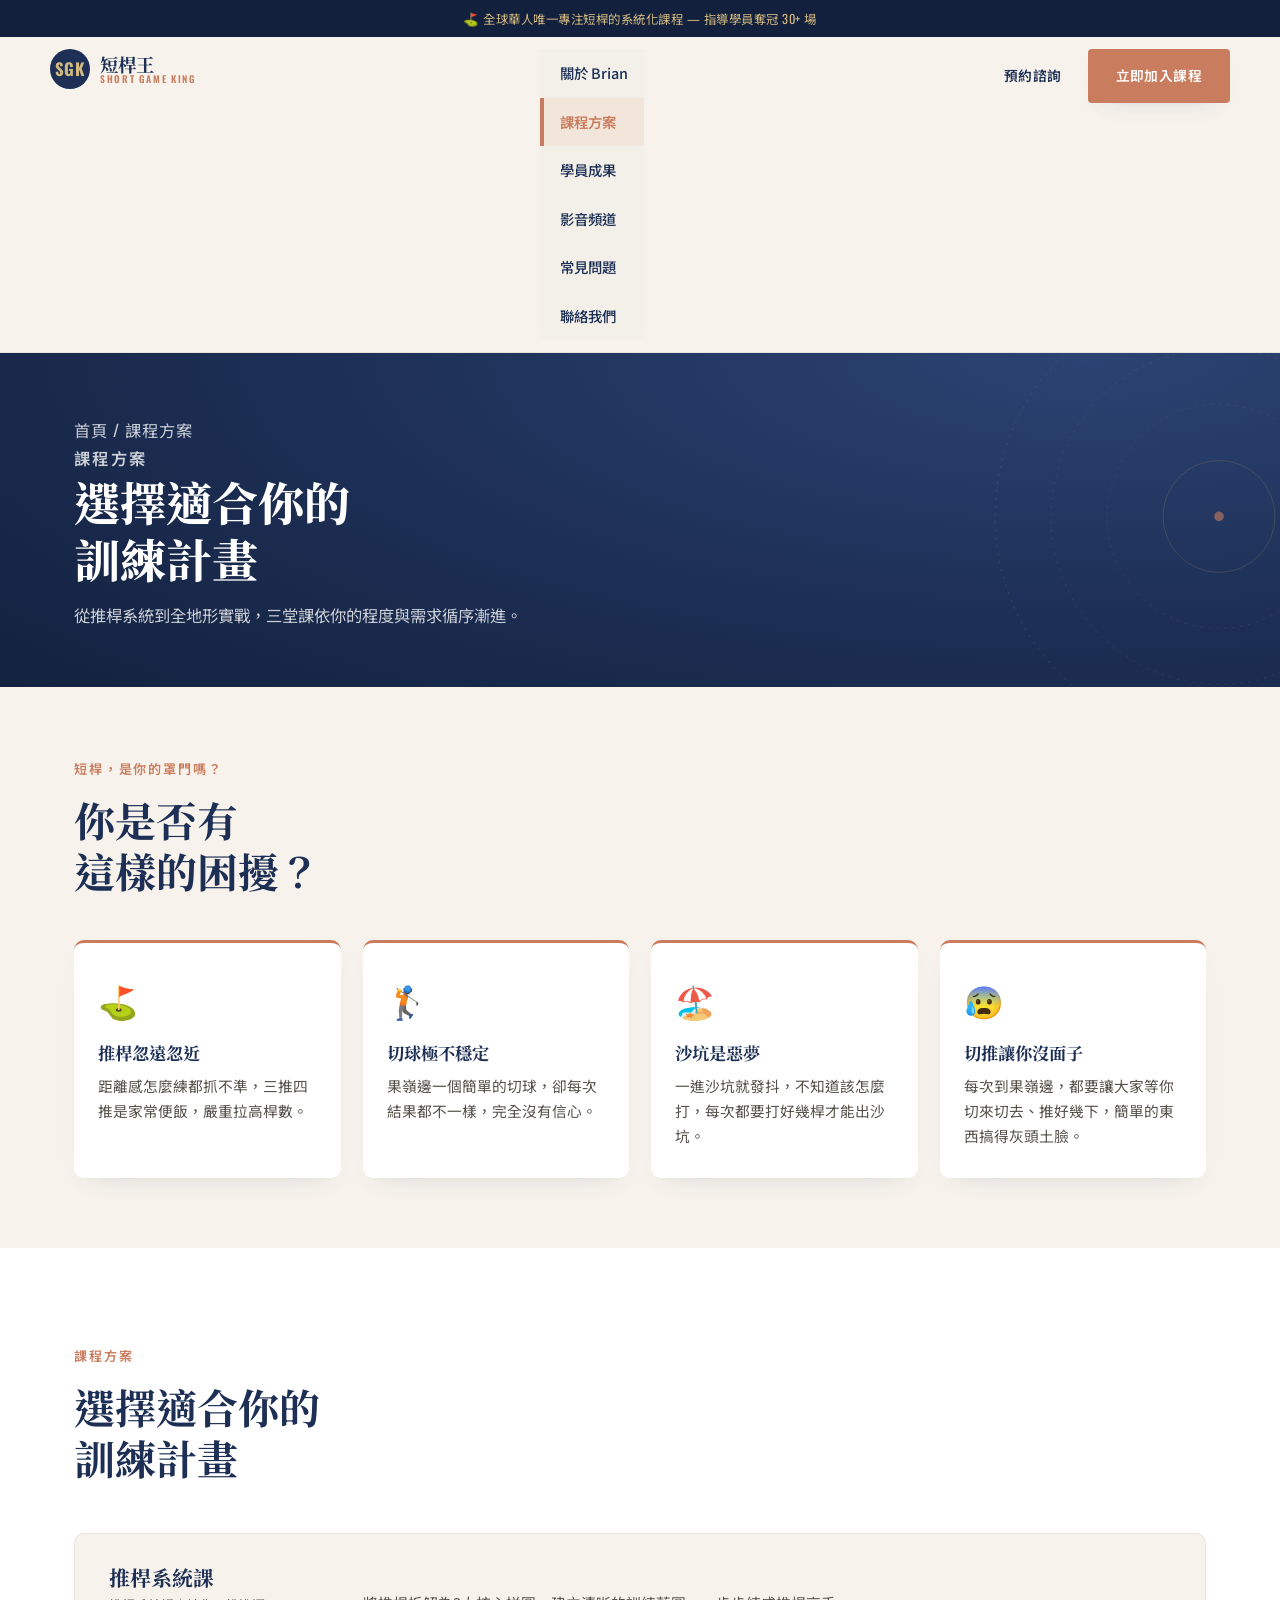
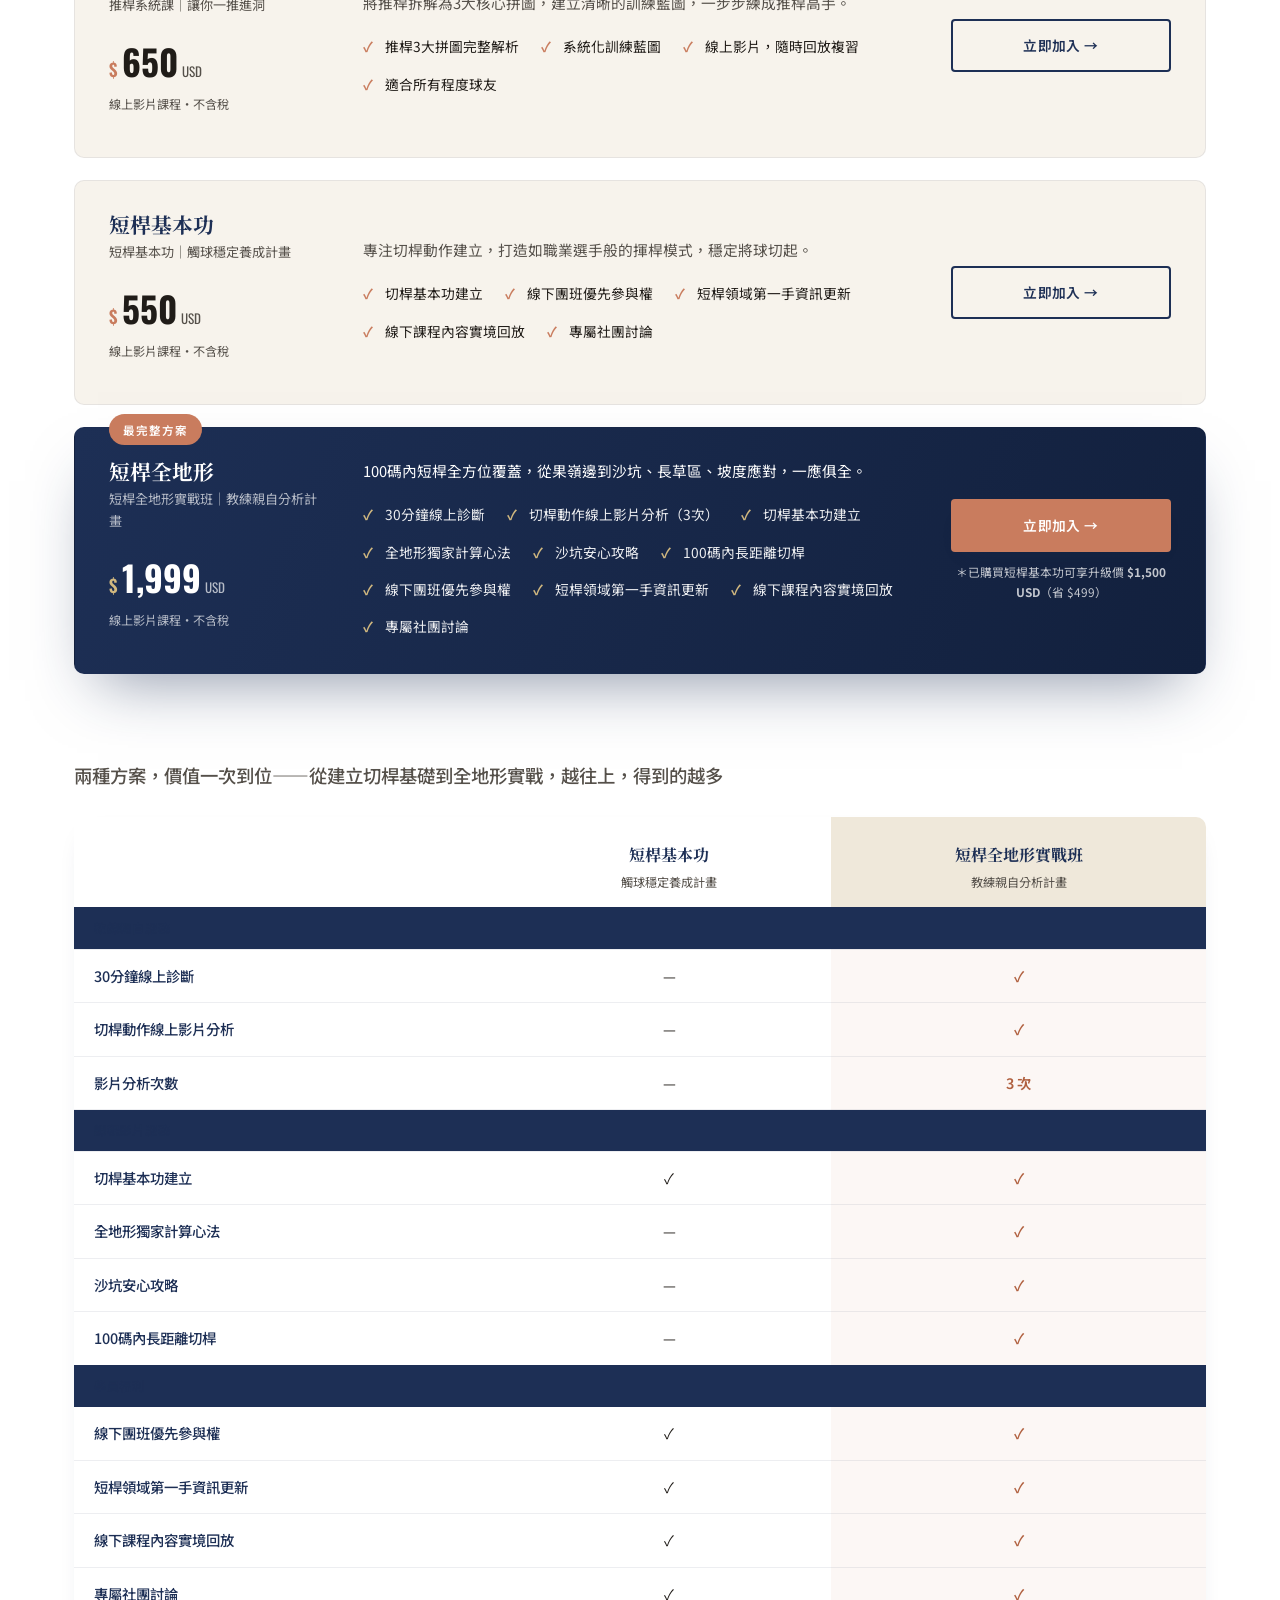
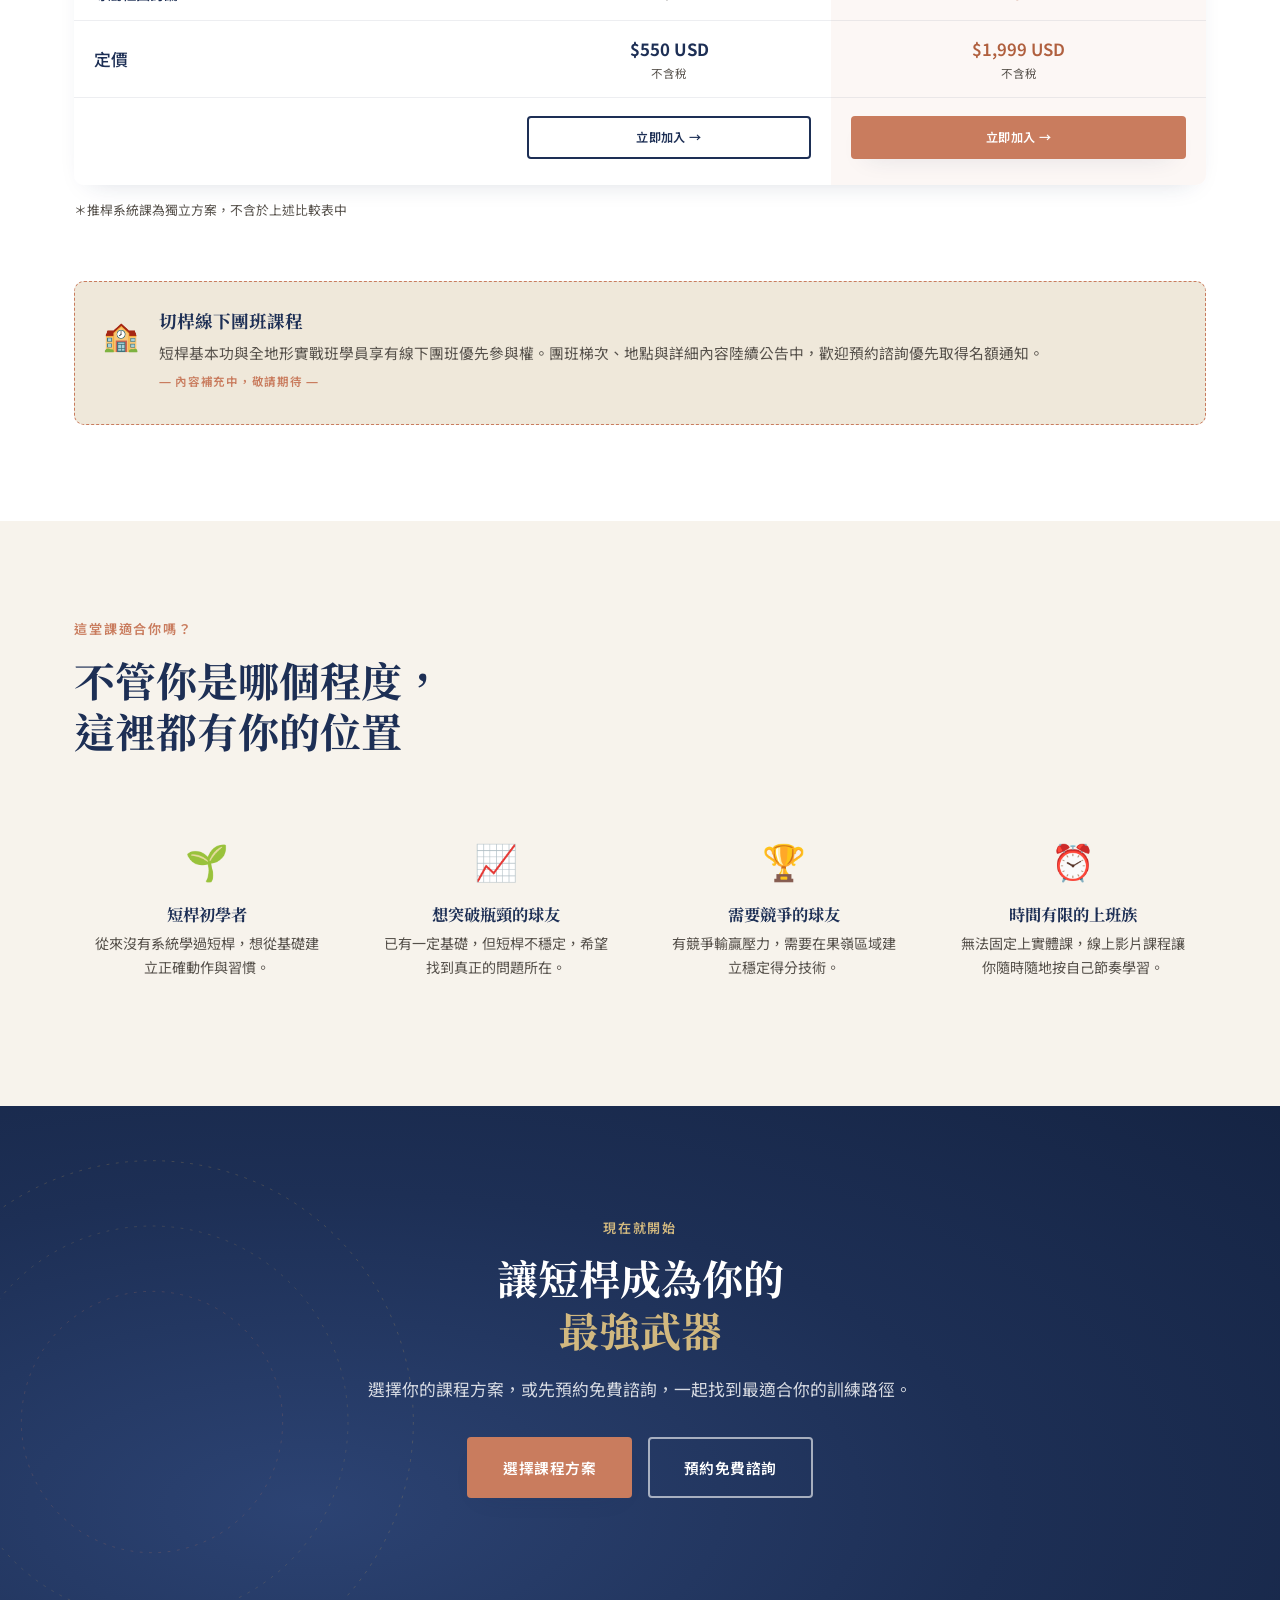
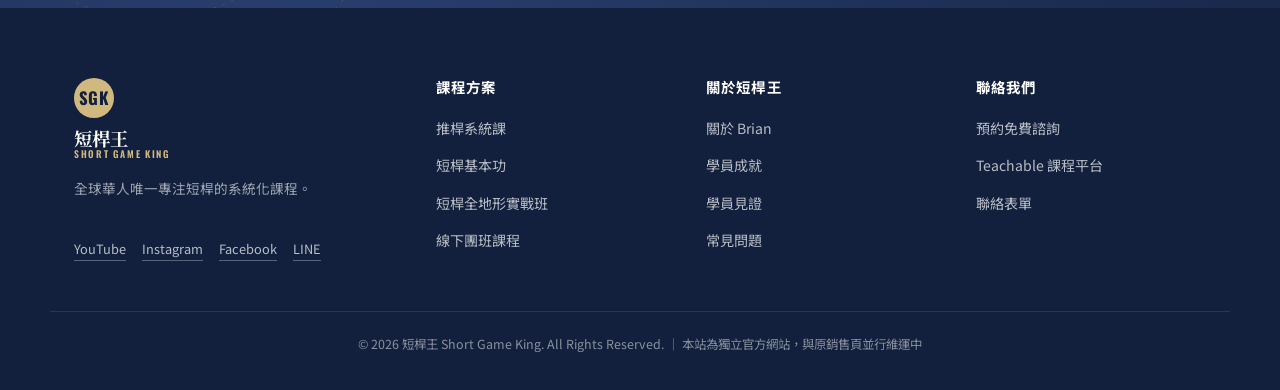
<file: courses.html>
<!DOCTYPE html>
<html lang="zh-Hant">
<head>
<meta charset="UTF-8">
<meta name="viewport" content="width=device-width, initial-scale=1.0">
<title>課程方案｜短桿王 SHORT GAME KING</title>
<meta name="description" content="短桿王三堂系統課完整介紹與定價——推桿系統課、短桿基本功、短桿全地形實戰班。">
<link rel="icon" href="data:,">
<link rel="preconnect" href="https://fonts.googleapis.com">
<link rel="preconnect" href="https://fonts.gstatic.com" crossorigin>
<link href="https://fonts.googleapis.com/css2?family=Noto+Serif+TC:wght@500;700;900&family=Noto+Sans+TC:wght@400;500;700&family=Oswald:wght@400;500;600;700&display=swap" rel="stylesheet">
<link rel="stylesheet" href="assets/css/style.css?v=1786423031">
</head>
<body class="">
<div class="announce-bar">
  <span>⛳ 全球華人唯一專注短桿的系統化課程 — 指導學員奪冠 30+ 場</span>
</div>

<header class="site-header" id="siteHeader">
  <div class="container header-inner">
    <a href="index.html" class="brand">
      <span class="brand-mark">SGK</span>
      <span class="brand-text">短桿王<em>SHORT GAME KING</em></span>
    </a>

    <nav class="main-nav" id="mainNav">
      <ul>
        <li><a href="about.html">關於 Brian</a></li>
        <li class="has-dropdown">
          <a href="courses.html" class="is-active">課程方案</a>
          <ul class="dropdown">
            <li><a href="courses.html#course-putting">推桿系統課</a></li>
            <li><a href="courses.html#course-basic">短桿基本功</a></li>
            <li><a href="courses.html#course-pro">短桿全地形實戰班</a></li>
            <li><a href="courses.html#group-class">切桿線下團班</a></li>
          </ul>
        </li>
        <li><a href="results.html">學員成果</a></li>
        <li><a href="media.html">影音頻道</a></li>
        <li><a href="faq.html">常見問題</a></li>
        <li><a href="contact.html">聯絡我們</a></li>
      </ul>
    </nav>

    <div class="header-cta">
      <a href="contact.html" class="btn btn-ghost">預約諮詢</a>
      <a href="courses.html" class="btn btn-primary">立即加入課程</a>
    </div>

    <button class="nav-toggle" id="navToggle" aria-label="開啟選單" aria-expanded="false">
      <span></span><span></span><span></span>
    </button>
  </div>
</header>
<main>
  <section class="page-hero">
    <div class="rings-decor " aria-hidden="true">
      <svg viewBox="0 0 600 600" xmlns="http://www.w3.org/2000/svg">
        <circle cx="300" cy="300" r="280" class="ring ring-1"/>
        <circle cx="300" cy="300" r="210" class="ring ring-2"/>
        <circle cx="300" cy="300" r="140" class="ring ring-3"/>
        <circle cx="300" cy="300" r="70" class="ring ring-4"/>
        <circle cx="300" cy="300" r="6" class="ring-pin"/>
      </svg>
    </div>
    <div class="container">
      <p class="breadcrumb"><a href="index.html">首頁</a> / 課程方案</p>
      <p class="section-eyebrow section-eyebrow--light">課程方案</p>
      <h1>選擇適合你的<br>訓練計畫</h1>
      <p>從推桿系統到全地形實戰，三堂課依你的程度與需求循序漸進。</p>
    </div>
  </section>


  <section class="pain section section-tight">
    <div class="container">
      <p class="section-eyebrow">短桿，是你的罩門嗎？</p>
      <h2 class="section-title">你是否有<br>這樣的困擾？</h2>
      <div class="pain-grid">
        <div class="pain-card"><span class="pain-icon">⛳</span><h3>推桿忽遠忽近</h3><p>距離感怎麼練都抓不準，三推四推是家常便飯，嚴重拉高桿數。</p></div>
        <div class="pain-card"><span class="pain-icon">🏌️</span><h3>切球極不穩定</h3><p>果嶺邊一個簡單的切球，卻每次結果都不一樣，完全沒有信心。</p></div>
        <div class="pain-card"><span class="pain-icon">🏖️</span><h3>沙坑是惡夢</h3><p>一進沙坑就發抖，不知道該怎麼打，每次都要打好幾桿才能出沙坑。</p></div>
        <div class="pain-card"><span class="pain-icon">😰</span><h3>切推讓你沒面子</h3><p>每次到果嶺邊，都要讓大家等你切來切去、推好幾下，簡單的東西搞得灰頭土臉。</p></div>
      </div>
    </div>
  </section>

  <section class="courses section">
    <div class="container">
      <p class="section-eyebrow">課程方案</p>
      <h2 class="section-title">選擇適合你的<br>訓練計畫</h2>

      <div class="pricing-grid">
        <article class="price-card" id="course-putting">
          <div class="price-col-head">
            <h3 class="price-name">推桿系統課</h3>
            <p class="price-sub">推桿系統課｜讓你一推進洞</p>
            <div class="price-tag"><span class="price-currency">$</span><span class="price-num">650</span><span class="price-unit">USD</span></div>
            <p class="price-note">線上影片課程・不含稅</p>
          </div>
          <div class="price-col-body">
            <p class="price-desc">將推桿拆解為3大核心拼圖，建立清晰的訓練藍圖，一步步練成推桿高手。</p>
            <ul class="price-features">
              <li>推桿3大拼圖完整解析</li>
              <li>系統化訓練藍圖</li>
              <li>線上影片，隨時回放複習</li>
              <li>適合所有程度球友</li>
            </ul>
          </div>
          <div class="price-col-action">
            <a href="https://shortgameking_tw.teachable.com/purchase?product_id=6791258" class="btn btn-outline" target="_blank" rel="noopener">立即加入 →</a>
          </div>
        </article>

        <article class="price-card" id="course-basic">
          <div class="price-col-head">
            <h3 class="price-name">短桿基本功</h3>
            <p class="price-sub">短桿基本功｜觸球穩定養成計畫</p>
            <div class="price-tag"><span class="price-currency">$</span><span class="price-num">550</span><span class="price-unit">USD</span></div>
            <p class="price-note">線上影片課程・不含稅</p>
          </div>
          <div class="price-col-body">
            <p class="price-desc">專注切桿動作建立，打造如職業選手般的揮桿模式，穩定將球切起。</p>
            <ul class="price-features">
              <li>切桿基本功建立</li>
              <li>線下團班優先參與權</li>
              <li>短桿領域第一手資訊更新</li>
              <li>線下課程內容實境回放</li>
              <li>專屬社團討論</li>
            </ul>
          </div>
          <div class="price-col-action">
            <a href="https://shortgameking_tw.teachable.com/purchase?product_id=6791259" class="btn btn-outline" target="_blank" rel="noopener">立即加入 →</a>
          </div>
        </article>

        <article class="price-card price-card--featured" id="course-pro">
          <span class="price-badge">最完整方案</span>
          <div class="price-col-head">
            <h3 class="price-name">短桿全地形</h3>
            <p class="price-sub">短桿全地形實戰班｜教練親自分析計畫</p>
            <div class="price-tag"><span class="price-currency">$</span><span class="price-num">1,999</span><span class="price-unit">USD</span></div>
            <p class="price-note">線上影片課程・不含稅</p>
          </div>
          <div class="price-col-body">
            <p class="price-desc">100碼內短桿全方位覆蓋，從果嶺邊到沙坑、長草區、坡度應對，一應俱全。</p>
            <ul class="price-features">
              <li>30分鐘線上診斷</li>
              <li>切桿動作線上影片分析（3次）</li>
              <li>切桿基本功建立</li>
              <li>全地形獨家計算心法</li>
              <li>沙坑安心攻略</li>
              <li>100碼內長距離切桿</li>
              <li>線下團班優先參與權</li>
              <li>短桿領域第一手資訊更新</li>
              <li>線下課程內容實境回放</li>
              <li>專屬社團討論</li>
            </ul>
          </div>
          <div class="price-col-action">
            <a href="https://shortgameking_tw.teachable.com/purchase?product_id=6791260" class="btn btn-primary" target="_blank" rel="noopener">立即加入 →</a>
            <p class="price-upgrade">＊已購買短桿基本功可享升級價 <strong>$1,500 USD</strong>（省 $499）</p>
          </div>
        </article>
      </div>

      <div class="compare-wrap">
        <h3 class="compare-title">兩種方案，價值一次到位——從建立切桿基礎到全地形實戰，越往上，得到的越多</h3>
        <div class="compare-table-scroll">
        <table class="compare-table">
          <thead>
            <tr>
              <th class="compare-row-label"></th>
              <th>短桿基本功<br><span>觸球穩定養成計畫</span></th>
              <th class="highlight">短桿全地形實戰班<br><span>教練親自分析計畫</span></th>
            </tr>
          </thead>
          <tbody>
            <tr><td class="group-label" colspan="3">教練親自服務</td></tr>
            <tr><td>30分鐘線上診斷</td><td>—</td><td class="highlight">✓</td></tr>
            <tr><td>切桿動作線上影片分析</td><td>—</td><td class="highlight">✓</td></tr>
            <tr><td>影片分析次數</td><td>—</td><td class="highlight">3 次</td></tr>
            <tr><td class="group-label" colspan="3">課程影片服務</td></tr>
            <tr><td>切桿基本功建立</td><td>✓</td><td class="highlight">✓</td></tr>
            <tr><td>全地形獨家計算心法</td><td>—</td><td class="highlight">✓</td></tr>
            <tr><td>沙坑安心攻略</td><td>—</td><td class="highlight">✓</td></tr>
            <tr><td>100碼內長距離切桿</td><td>—</td><td class="highlight">✓</td></tr>
            <tr><td class="group-label" colspan="3">學員福利</td></tr>
            <tr><td>線下團班優先參與權</td><td>✓</td><td class="highlight">✓</td></tr>
            <tr><td>短桿領域第一手資訊更新</td><td>✓</td><td class="highlight">✓</td></tr>
            <tr><td>線下課程內容實境回放</td><td>✓</td><td class="highlight">✓</td></tr>
            <tr><td>專屬社團討論</td><td>✓</td><td class="highlight">✓</td></tr>
            <tr class="compare-price-row">
              <td>定價</td>
              <td>$550 USD<br><span>不含稅</span></td>
              <td class="highlight">$1,999 USD<br><span>不含稅</span></td>
            </tr>
            <tr class="compare-cta-row">
              <td></td>
              <td><a href="https://shortgameking_tw.teachable.com/purchase?product_id=6791259" class="btn btn-outline btn-sm" target="_blank" rel="noopener">立即加入 →</a></td>
              <td class="highlight"><a href="https://shortgameking_tw.teachable.com/purchase?product_id=6791260" class="btn btn-primary btn-sm" target="_blank" rel="noopener">立即加入 →</a></td>
            </tr>
          </tbody>
        </table>
        </div>
        <p class="compare-footnote">＊推桿系統課為獨立方案，不含於上述比較表中</p>
      </div>

      <div class="group-class-note" id="group-class">
        <div class="group-class-icon">🏫</div>
        <div>
          <h4>切桿線下團班課程</h4>
          <p>短桿基本功與全地形實戰班學員享有線下團班優先參與權。團班梯次、地點與詳細內容陸續公告中，歡迎預約諮詢優先取得名額通知。</p>
          <p class="placeholder-tag">— 內容補充中，敬請期待 —</p>
        </div>
      </div>
    </div>
  </section>

  <section class="who section">
    <div class="container">
      <p class="section-eyebrow">這堂課適合你嗎？</p>
      <h2 class="section-title">不管你是哪個程度，<br>這裡都有你的位置</h2>
      <div class="who-grid">
        <div class="who-card"><span class="who-icon">🌱</span><h3>短桿初學者</h3><p>從來沒有系統學過短桿，想從基礎建立正確動作與習慣。</p></div>
        <div class="who-card"><span class="who-icon">📈</span><h3>想突破瓶頸的球友</h3><p>已有一定基礎，但短桿不穩定，希望找到真正的問題所在。</p></div>
        <div class="who-card"><span class="who-icon">🏆</span><h3>需要競爭的球友</h3><p>有競爭輸贏壓力，需要在果嶺區域建立穩定得分技術。</p></div>
        <div class="who-card"><span class="who-icon">⏰</span><h3>時間有限的上班族</h3><p>無法固定上實體課，線上影片課程讓你隨時隨地按自己節奏學習。</p></div>
      </div>
    </div>
  </section>

  <section class="final-cta" id="contact-cta">
    <div class="rings-decor" aria-hidden="true">
      <svg viewBox="0 0 600 600" xmlns="http://www.w3.org/2000/svg">
        <circle cx="300" cy="300" r="280" class="ring ring-1"/>
        <circle cx="300" cy="300" r="210" class="ring ring-2"/>
        <circle cx="300" cy="300" r="140" class="ring ring-3"/>
      </svg>
    </div>
    <div class="container final-cta-inner">
      <p class="section-eyebrow section-eyebrow--light">現在就開始</p>
      <h2 class="section-title section-title--light">讓短桿成為你的<br><span class="text-gold">最強武器</span></h2>
      <p class="final-cta-desc">選擇你的課程方案，或先預約免費諮詢，一起找到最適合你的訓練路徑。</p>
      <div class="hero-actions">
        <a href="courses.html" class="btn btn-primary btn-lg">選擇課程方案</a>
        <a href="https://calendly.com/shortgameking_tw/1v1_call" class="btn btn-outline-light btn-lg" target="_blank" rel="noopener">預約免費諮詢</a>
      </div>
    </div>
  </section>

</main>
<footer class="site-footer">
  <div class="container footer-grid">
    <div class="footer-brand">
      <span class="brand-mark">SGK</span>
      <span class="brand-text">短桿王<em>SHORT GAME KING</em></span>
      <p>全球華人唯一專注短桿的系統化課程。</p>
      <ul class="footer-social">
        <li><a href="#" id="footer-youtube" onclick="return false;">YouTube</a></li>
        <li><a href="#" id="footer-instagram" onclick="return false;">Instagram</a></li>
        <li><a href="#" id="footer-facebook" onclick="return false;">Facebook</a></li>
        <li><a href="#" id="footer-line" onclick="return false;">LINE</a></li>
      </ul>
    </div>
    <div class="footer-col">
      <h4>課程方案</h4>
      <ul>
        <li><a href="courses.html#course-putting">推桿系統課</a></li>
        <li><a href="courses.html#course-basic">短桿基本功</a></li>
        <li><a href="courses.html#course-pro">短桿全地形實戰班</a></li>
        <li><a href="courses.html#group-class">線下團班課程</a></li>
      </ul>
    </div>
    <div class="footer-col">
      <h4>關於短桿王</h4>
      <ul>
        <li><a href="about.html">關於 Brian</a></li>
        <li><a href="results.html">學員成就</a></li>
        <li><a href="results.html#testimonials">學員見證</a></li>
        <li><a href="faq.html">常見問題</a></li>
      </ul>
    </div>
    <div class="footer-col">
      <h4>聯絡我們</h4>
      <ul>
        <li><a href="https://calendly.com/shortgameking_tw/1v1_call" target="_blank" rel="noopener">預約免費諮詢</a></li>
        <li><a href="https://shortgameking_tw.teachable.com" target="_blank" rel="noopener">Teachable 課程平台</a></li>
        <li><a href="contact.html">聯絡表單</a></li>
      </ul>
    </div>
  </div>
  <div class="container footer-bottom">
    <p>© <span id="year"></span> 短桿王 Short Game King. All Rights Reserved. ｜ 本站為獨立官方網站，與原銷售頁並行維運中</p>
  </div>
</footer>

<a href="contact.html" class="sticky-cta">預約免費諮詢</a>

<script src="assets/js/script.js?v=1786423031"></script>
</body>
</html>
</file>
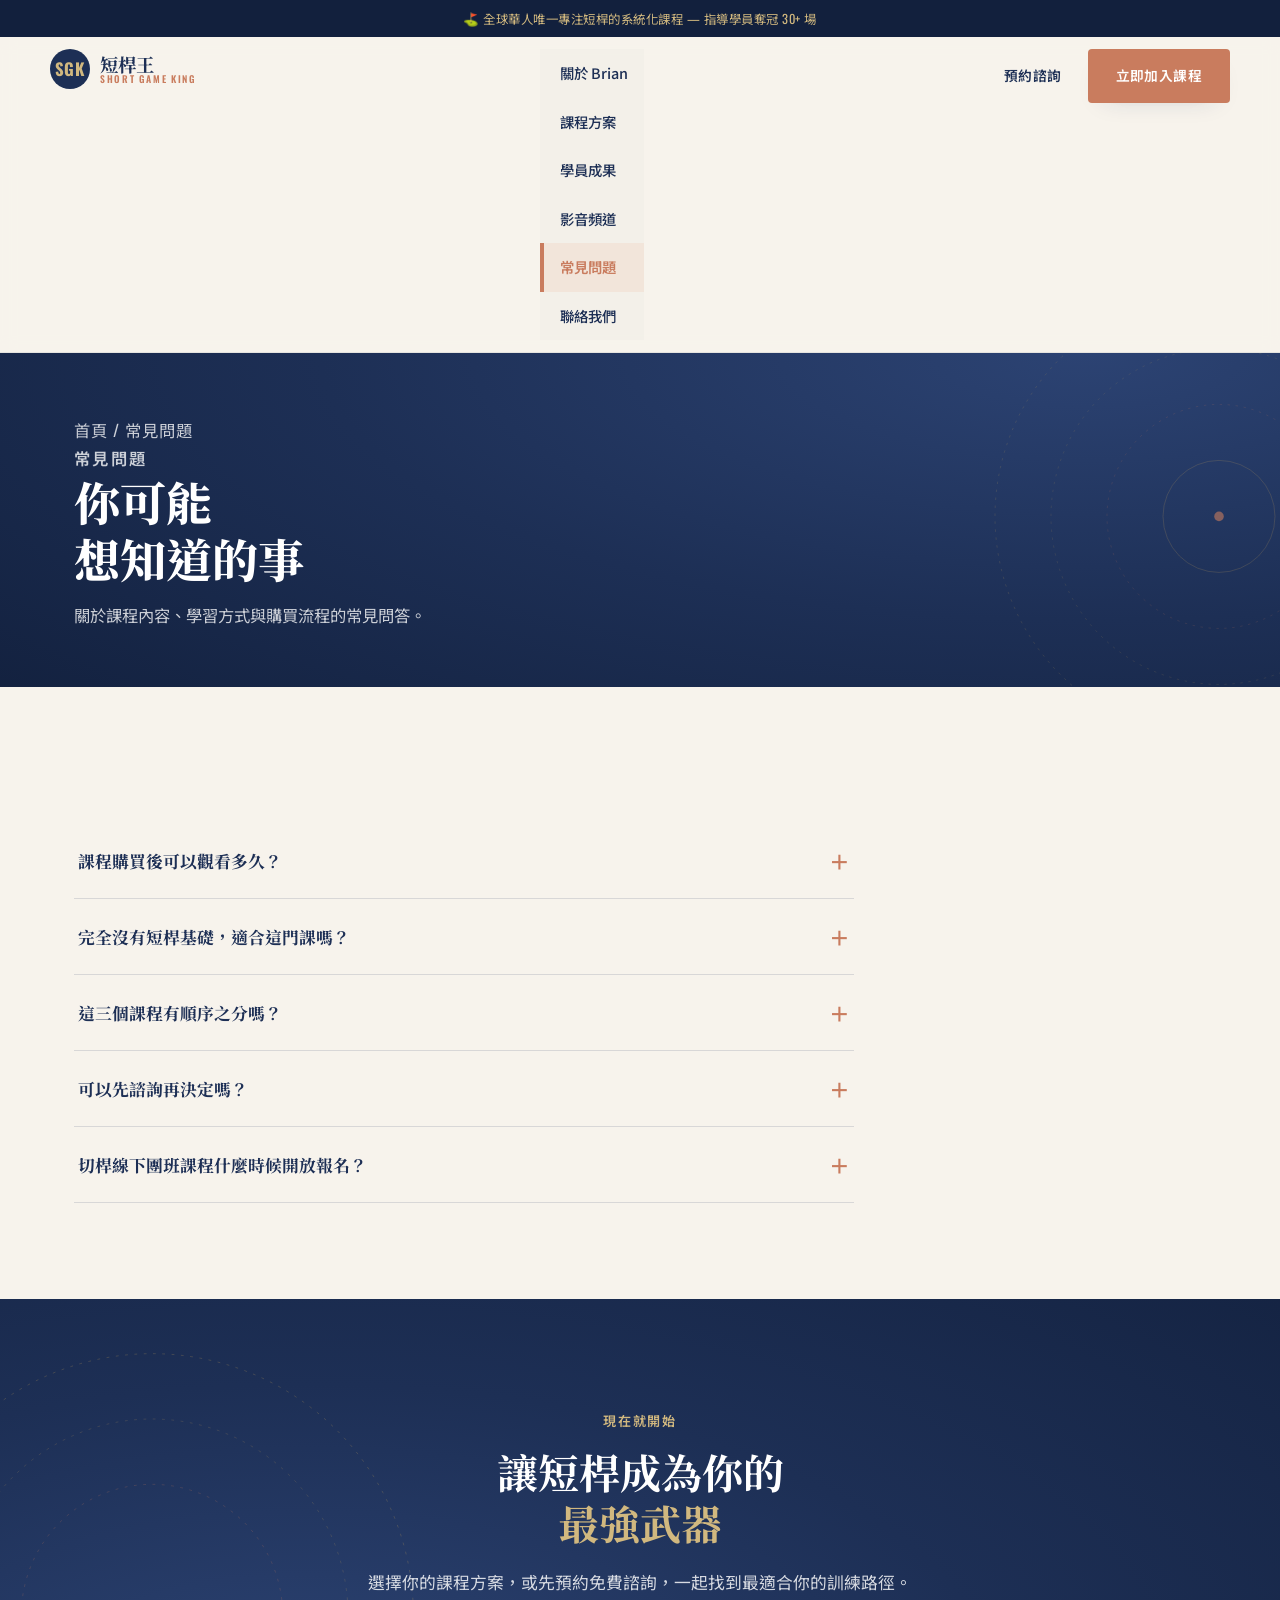
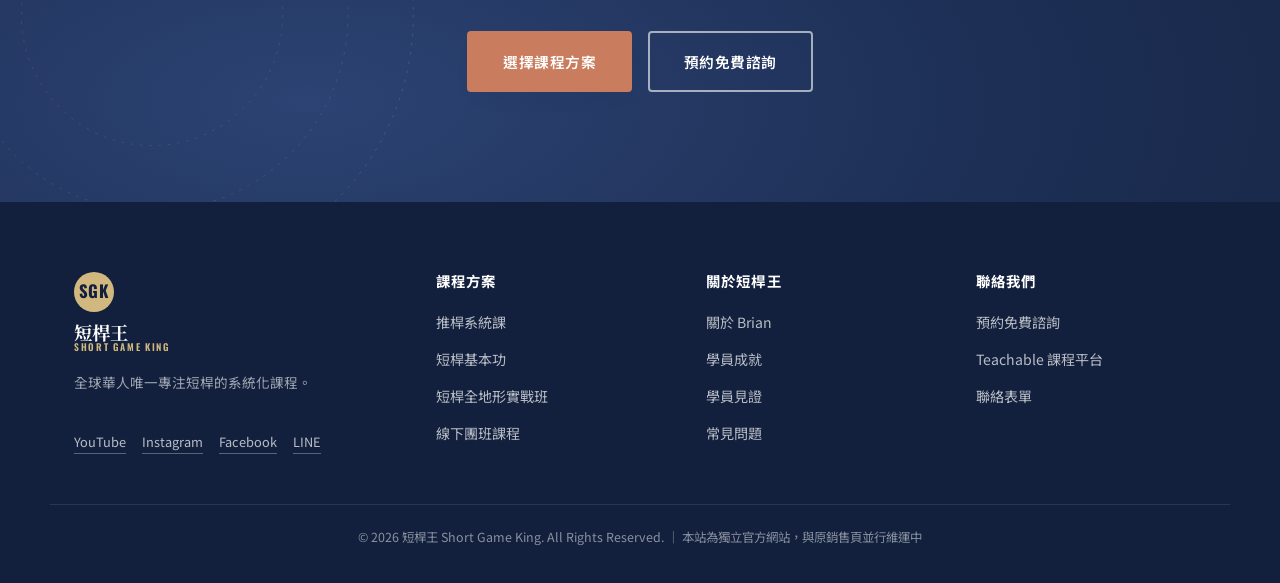
<file: faq.html>
<!DOCTYPE html>
<html lang="zh-Hant">
<head>
<meta charset="UTF-8">
<meta name="viewport" content="width=device-width, initial-scale=1.0">
<title>常見問題｜短桿王 SHORT GAME KING</title>
<meta name="description" content="短桿王課程常見問題——購課、觀看期限、學習路徑說明。">
<link rel="icon" href="data:,">
<link rel="preconnect" href="https://fonts.googleapis.com">
<link rel="preconnect" href="https://fonts.gstatic.com" crossorigin>
<link href="https://fonts.googleapis.com/css2?family=Noto+Serif+TC:wght@500;700;900&family=Noto+Sans+TC:wght@400;500;700&family=Oswald:wght@400;500;600;700&display=swap" rel="stylesheet">
<link rel="stylesheet" href="assets/css/style.css?v=1786423031">
</head>
<body class="">
<div class="announce-bar">
  <span>⛳ 全球華人唯一專注短桿的系統化課程 — 指導學員奪冠 30+ 場</span>
</div>

<header class="site-header" id="siteHeader">
  <div class="container header-inner">
    <a href="index.html" class="brand">
      <span class="brand-mark">SGK</span>
      <span class="brand-text">短桿王<em>SHORT GAME KING</em></span>
    </a>

    <nav class="main-nav" id="mainNav">
      <ul>
        <li><a href="about.html">關於 Brian</a></li>
        <li class="has-dropdown">
          <a href="courses.html">課程方案</a>
          <ul class="dropdown">
            <li><a href="courses.html#course-putting">推桿系統課</a></li>
            <li><a href="courses.html#course-basic">短桿基本功</a></li>
            <li><a href="courses.html#course-pro">短桿全地形實戰班</a></li>
            <li><a href="courses.html#group-class">切桿線下團班</a></li>
          </ul>
        </li>
        <li><a href="results.html">學員成果</a></li>
        <li><a href="media.html">影音頻道</a></li>
        <li><a href="faq.html" class="is-active">常見問題</a></li>
        <li><a href="contact.html">聯絡我們</a></li>
      </ul>
    </nav>

    <div class="header-cta">
      <a href="contact.html" class="btn btn-ghost">預約諮詢</a>
      <a href="courses.html" class="btn btn-primary">立即加入課程</a>
    </div>

    <button class="nav-toggle" id="navToggle" aria-label="開啟選單" aria-expanded="false">
      <span></span><span></span><span></span>
    </button>
  </div>
</header>
<main>
  <section class="page-hero">
    <div class="rings-decor " aria-hidden="true">
      <svg viewBox="0 0 600 600" xmlns="http://www.w3.org/2000/svg">
        <circle cx="300" cy="300" r="280" class="ring ring-1"/>
        <circle cx="300" cy="300" r="210" class="ring ring-2"/>
        <circle cx="300" cy="300" r="140" class="ring ring-3"/>
        <circle cx="300" cy="300" r="70" class="ring ring-4"/>
        <circle cx="300" cy="300" r="6" class="ring-pin"/>
      </svg>
    </div>
    <div class="container">
      <p class="breadcrumb"><a href="index.html">首頁</a> / 常見問題</p>
      <p class="section-eyebrow section-eyebrow--light">常見問題</p>
      <h1>你可能<br>想知道的事</h1>
      <p>關於課程內容、學習方式與購買流程的常見問答。</p>
    </div>
  </section>


  <section class="faq section">
    <div class="container">
      <div class="faq-list">
        <div class="faq-item">
          <button class="faq-q">課程購買後可以觀看多久？<span class="faq-toggle">＋</span></button>
          <div class="faq-a"><p>購買後永久觀看，沒有時間限制。隨時可以回放複習，練到熟為止。</p></div>
        </div>
        <div class="faq-item">
          <button class="faq-q">完全沒有短桿基礎，適合這門課嗎？<span class="faq-toggle">＋</span></button>
          <div class="faq-a"><p>非常適合！推桿系統課｜讓你一推進洞與短桿基本功｜觸球穩定養成計畫都是從基礎開始，循序漸進建立正確動作，不需要任何先備知識。</p></div>
        </div>
        <div class="faq-item">
          <button class="faq-q">這三個課程有順序之分嗎？<span class="faq-toggle">＋</span></button>
          <div class="faq-a"><p>推桿課與短桿基本功課各自獨立，可依你的需求選擇。短桿全地形實戰班｜教練親自分析計畫建議已有基本切桿概念的球友加入，效果更好。</p></div>
        </div>
        <div class="faq-item">
          <button class="faq-q">可以先諮詢再決定嗎？<span class="faq-toggle">＋</span></button>
          <div class="faq-a"><p>當然可以！歡迎預約免費諮詢，Brian 會根據你的狀況建議最適合的學習路徑。</p></div>
        </div>
        <div class="faq-item">
          <button class="faq-q">切桿線下團班課程什麼時候開放報名？<span class="faq-toggle">＋</span></button>
          <div class="faq-a"><p>線下團班梯次、地點與詳細內容仍在規劃中，短桿基本功與全地形實戰班學員享有優先參與權，建議先預約諮詢，開放報名時會優先通知。</p></div>
        </div>
      </div>
    </div>
  </section>

  <section class="final-cta" id="contact-cta">
    <div class="rings-decor" aria-hidden="true">
      <svg viewBox="0 0 600 600" xmlns="http://www.w3.org/2000/svg">
        <circle cx="300" cy="300" r="280" class="ring ring-1"/>
        <circle cx="300" cy="300" r="210" class="ring ring-2"/>
        <circle cx="300" cy="300" r="140" class="ring ring-3"/>
      </svg>
    </div>
    <div class="container final-cta-inner">
      <p class="section-eyebrow section-eyebrow--light">現在就開始</p>
      <h2 class="section-title section-title--light">讓短桿成為你的<br><span class="text-gold">最強武器</span></h2>
      <p class="final-cta-desc">選擇你的課程方案，或先預約免費諮詢，一起找到最適合你的訓練路徑。</p>
      <div class="hero-actions">
        <a href="courses.html" class="btn btn-primary btn-lg">選擇課程方案</a>
        <a href="https://calendly.com/shortgameking_tw/1v1_call" class="btn btn-outline-light btn-lg" target="_blank" rel="noopener">預約免費諮詢</a>
      </div>
    </div>
  </section>

</main>
<footer class="site-footer">
  <div class="container footer-grid">
    <div class="footer-brand">
      <span class="brand-mark">SGK</span>
      <span class="brand-text">短桿王<em>SHORT GAME KING</em></span>
      <p>全球華人唯一專注短桿的系統化課程。</p>
      <ul class="footer-social">
        <li><a href="#" id="footer-youtube" onclick="return false;">YouTube</a></li>
        <li><a href="#" id="footer-instagram" onclick="return false;">Instagram</a></li>
        <li><a href="#" id="footer-facebook" onclick="return false;">Facebook</a></li>
        <li><a href="#" id="footer-line" onclick="return false;">LINE</a></li>
      </ul>
    </div>
    <div class="footer-col">
      <h4>課程方案</h4>
      <ul>
        <li><a href="courses.html#course-putting">推桿系統課</a></li>
        <li><a href="courses.html#course-basic">短桿基本功</a></li>
        <li><a href="courses.html#course-pro">短桿全地形實戰班</a></li>
        <li><a href="courses.html#group-class">線下團班課程</a></li>
      </ul>
    </div>
    <div class="footer-col">
      <h4>關於短桿王</h4>
      <ul>
        <li><a href="about.html">關於 Brian</a></li>
        <li><a href="results.html">學員成就</a></li>
        <li><a href="results.html#testimonials">學員見證</a></li>
        <li><a href="faq.html">常見問題</a></li>
      </ul>
    </div>
    <div class="footer-col">
      <h4>聯絡我們</h4>
      <ul>
        <li><a href="https://calendly.com/shortgameking_tw/1v1_call" target="_blank" rel="noopener">預約免費諮詢</a></li>
        <li><a href="https://shortgameking_tw.teachable.com" target="_blank" rel="noopener">Teachable 課程平台</a></li>
        <li><a href="contact.html">聯絡表單</a></li>
      </ul>
    </div>
  </div>
  <div class="container footer-bottom">
    <p>© <span id="year"></span> 短桿王 Short Game King. All Rights Reserved. ｜ 本站為獨立官方網站，與原銷售頁並行維運中</p>
  </div>
</footer>

<a href="contact.html" class="sticky-cta">預約免費諮詢</a>

<script src="assets/js/script.js?v=1786423031"></script>
</body>
</html>
</file>
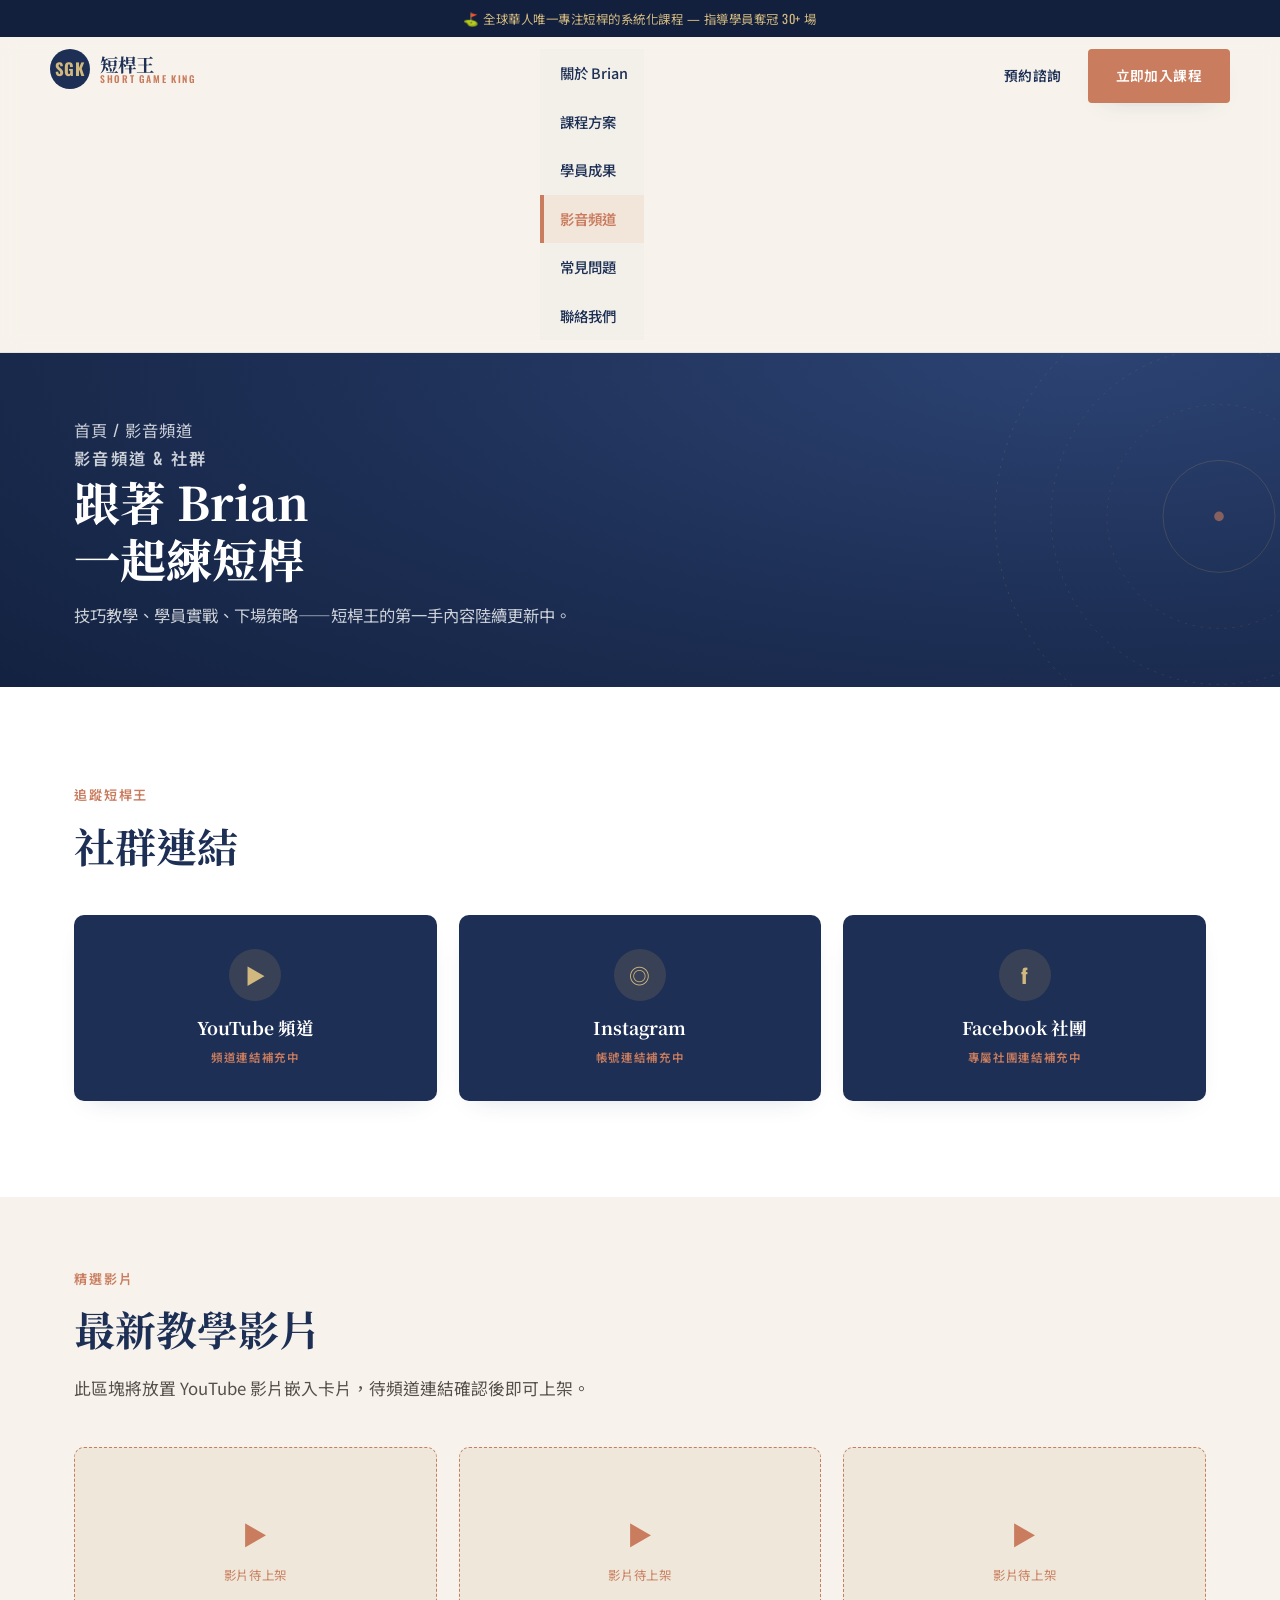
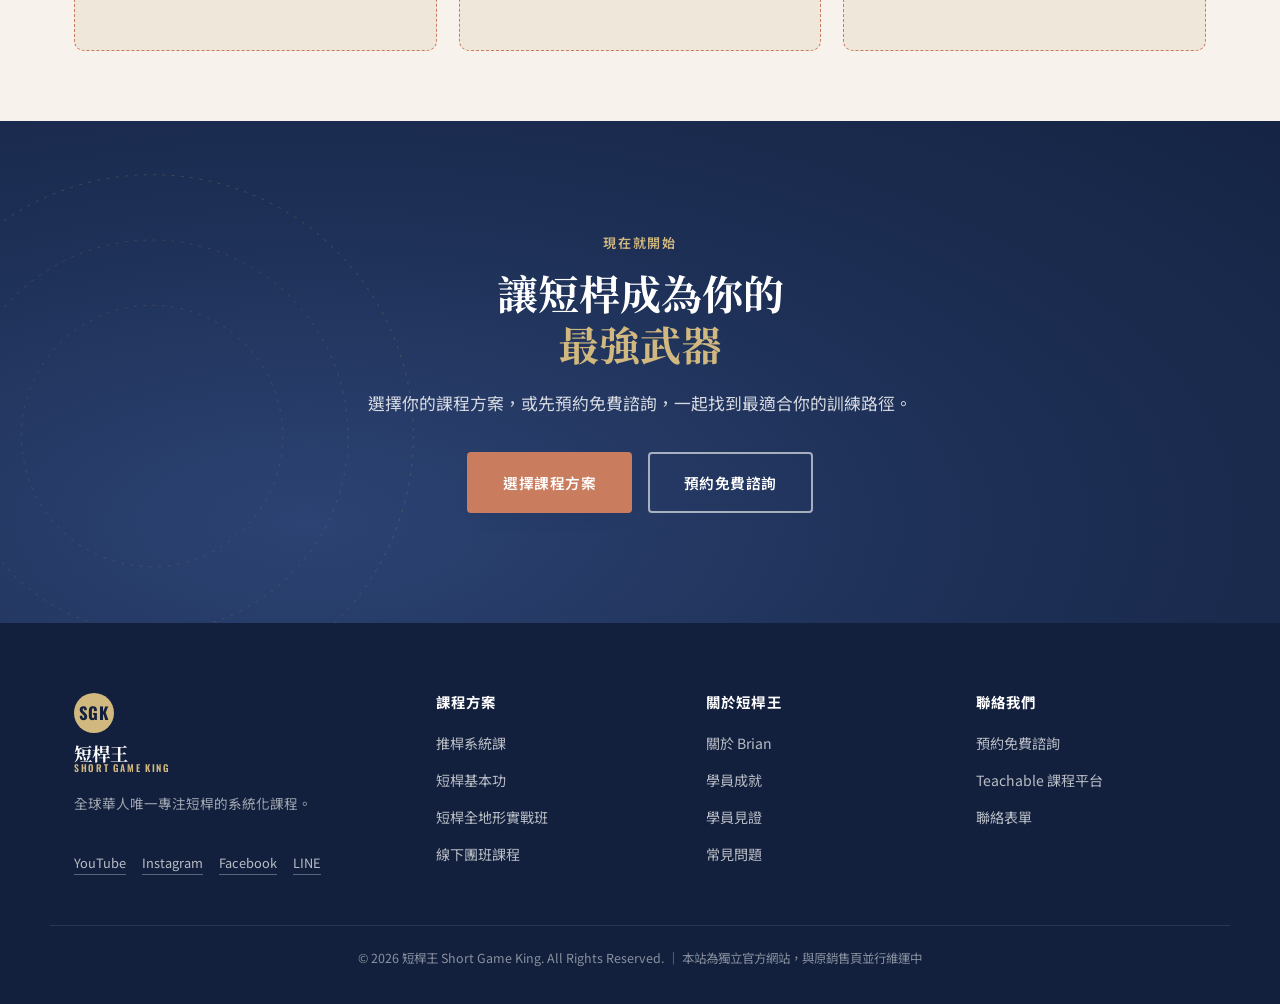
<file: media.html>
<!DOCTYPE html>
<html lang="zh-Hant">
<head>
<meta charset="UTF-8">
<meta name="viewport" content="width=device-width, initial-scale=1.0">
<title>影音頻道｜短桿王 SHORT GAME KING</title>
<meta name="description" content="短桿王YouTube頻道與社群連結——技巧教學、學員實戰、下場策略內容。">
<link rel="icon" href="data:,">
<link rel="preconnect" href="https://fonts.googleapis.com">
<link rel="preconnect" href="https://fonts.gstatic.com" crossorigin>
<link href="https://fonts.googleapis.com/css2?family=Noto+Serif+TC:wght@500;700;900&family=Noto+Sans+TC:wght@400;500;700&family=Oswald:wght@400;500;600;700&display=swap" rel="stylesheet">
<link rel="stylesheet" href="assets/css/style.css?v=1786423031">
</head>
<body class="">
<div class="announce-bar">
  <span>⛳ 全球華人唯一專注短桿的系統化課程 — 指導學員奪冠 30+ 場</span>
</div>

<header class="site-header" id="siteHeader">
  <div class="container header-inner">
    <a href="index.html" class="brand">
      <span class="brand-mark">SGK</span>
      <span class="brand-text">短桿王<em>SHORT GAME KING</em></span>
    </a>

    <nav class="main-nav" id="mainNav">
      <ul>
        <li><a href="about.html">關於 Brian</a></li>
        <li class="has-dropdown">
          <a href="courses.html">課程方案</a>
          <ul class="dropdown">
            <li><a href="courses.html#course-putting">推桿系統課</a></li>
            <li><a href="courses.html#course-basic">短桿基本功</a></li>
            <li><a href="courses.html#course-pro">短桿全地形實戰班</a></li>
            <li><a href="courses.html#group-class">切桿線下團班</a></li>
          </ul>
        </li>
        <li><a href="results.html">學員成果</a></li>
        <li><a href="media.html" class="is-active">影音頻道</a></li>
        <li><a href="faq.html">常見問題</a></li>
        <li><a href="contact.html">聯絡我們</a></li>
      </ul>
    </nav>

    <div class="header-cta">
      <a href="contact.html" class="btn btn-ghost">預約諮詢</a>
      <a href="courses.html" class="btn btn-primary">立即加入課程</a>
    </div>

    <button class="nav-toggle" id="navToggle" aria-label="開啟選單" aria-expanded="false">
      <span></span><span></span><span></span>
    </button>
  </div>
</header>
<main>
  <section class="page-hero">
    <div class="rings-decor " aria-hidden="true">
      <svg viewBox="0 0 600 600" xmlns="http://www.w3.org/2000/svg">
        <circle cx="300" cy="300" r="280" class="ring ring-1"/>
        <circle cx="300" cy="300" r="210" class="ring ring-2"/>
        <circle cx="300" cy="300" r="140" class="ring ring-3"/>
        <circle cx="300" cy="300" r="70" class="ring ring-4"/>
        <circle cx="300" cy="300" r="6" class="ring-pin"/>
      </svg>
    </div>
    <div class="container">
      <p class="breadcrumb"><a href="index.html">首頁</a> / 影音頻道</p>
      <p class="section-eyebrow section-eyebrow--light">影音頻道 &amp; 社群</p>
      <h1>跟著 Brian<br>一起練短桿</h1>
      <p>技巧教學、學員實戰、下場策略——短桿王的第一手內容陸續更新中。</p>
    </div>
  </section>


  <section class="media section">
    <div class="container">
      <p class="section-eyebrow">追蹤短桿王</p>
      <h2 class="section-title">社群連結</h2>
      <div class="media-grid">
        <a href="#" class="media-card" id="youtube-link">
          <span class="media-icon">▶</span>
          <h3>YouTube 頻道</h3>
          <p class="placeholder-tag">頻道連結補充中</p>
        </a>
        <a href="#" class="media-card" id="instagram-link">
          <span class="media-icon">◎</span>
          <h3>Instagram</h3>
          <p class="placeholder-tag">帳號連結補充中</p>
        </a>
        <a href="#" class="media-card" id="facebook-link">
          <span class="media-icon">f</span>
          <h3>Facebook 社團</h3>
          <p class="placeholder-tag">專屬社團連結補充中</p>
        </a>
      </div>
    </div>
  </section>

  <section class="section section-tight" style="background:var(--cream);">
    <div class="container">
      <p class="section-eyebrow">精選影片</p>
      <h2 class="section-title">最新教學影片</h2>
      <p class="section-desc">此區塊將放置 YouTube 影片嵌入卡片，待頻道連結確認後即可上架。</p>
      <div class="video-placeholder-grid">
        <div class="video-placeholder"><span class="play-ico">▶</span>影片待上架</div>
        <div class="video-placeholder"><span class="play-ico">▶</span>影片待上架</div>
        <div class="video-placeholder"><span class="play-ico">▶</span>影片待上架</div>
      </div>
    </div>
  </section>

  <section class="final-cta" id="contact-cta">
    <div class="rings-decor" aria-hidden="true">
      <svg viewBox="0 0 600 600" xmlns="http://www.w3.org/2000/svg">
        <circle cx="300" cy="300" r="280" class="ring ring-1"/>
        <circle cx="300" cy="300" r="210" class="ring ring-2"/>
        <circle cx="300" cy="300" r="140" class="ring ring-3"/>
      </svg>
    </div>
    <div class="container final-cta-inner">
      <p class="section-eyebrow section-eyebrow--light">現在就開始</p>
      <h2 class="section-title section-title--light">讓短桿成為你的<br><span class="text-gold">最強武器</span></h2>
      <p class="final-cta-desc">選擇你的課程方案，或先預約免費諮詢，一起找到最適合你的訓練路徑。</p>
      <div class="hero-actions">
        <a href="courses.html" class="btn btn-primary btn-lg">選擇課程方案</a>
        <a href="https://calendly.com/shortgameking_tw/1v1_call" class="btn btn-outline-light btn-lg" target="_blank" rel="noopener">預約免費諮詢</a>
      </div>
    </div>
  </section>

</main>
<footer class="site-footer">
  <div class="container footer-grid">
    <div class="footer-brand">
      <span class="brand-mark">SGK</span>
      <span class="brand-text">短桿王<em>SHORT GAME KING</em></span>
      <p>全球華人唯一專注短桿的系統化課程。</p>
      <ul class="footer-social">
        <li><a href="#" id="footer-youtube" onclick="return false;">YouTube</a></li>
        <li><a href="#" id="footer-instagram" onclick="return false;">Instagram</a></li>
        <li><a href="#" id="footer-facebook" onclick="return false;">Facebook</a></li>
        <li><a href="#" id="footer-line" onclick="return false;">LINE</a></li>
      </ul>
    </div>
    <div class="footer-col">
      <h4>課程方案</h4>
      <ul>
        <li><a href="courses.html#course-putting">推桿系統課</a></li>
        <li><a href="courses.html#course-basic">短桿基本功</a></li>
        <li><a href="courses.html#course-pro">短桿全地形實戰班</a></li>
        <li><a href="courses.html#group-class">線下團班課程</a></li>
      </ul>
    </div>
    <div class="footer-col">
      <h4>關於短桿王</h4>
      <ul>
        <li><a href="about.html">關於 Brian</a></li>
        <li><a href="results.html">學員成就</a></li>
        <li><a href="results.html#testimonials">學員見證</a></li>
        <li><a href="faq.html">常見問題</a></li>
      </ul>
    </div>
    <div class="footer-col">
      <h4>聯絡我們</h4>
      <ul>
        <li><a href="https://calendly.com/shortgameking_tw/1v1_call" target="_blank" rel="noopener">預約免費諮詢</a></li>
        <li><a href="https://shortgameking_tw.teachable.com" target="_blank" rel="noopener">Teachable 課程平台</a></li>
        <li><a href="contact.html">聯絡表單</a></li>
      </ul>
    </div>
  </div>
  <div class="container footer-bottom">
    <p>© <span id="year"></span> 短桿王 Short Game King. All Rights Reserved. ｜ 本站為獨立官方網站，與原銷售頁並行維運中</p>
  </div>
</footer>

<a href="contact.html" class="sticky-cta">預約免費諮詢</a>

<script src="assets/js/script.js?v=1786423031"></script>
</body>
</html>
</file>
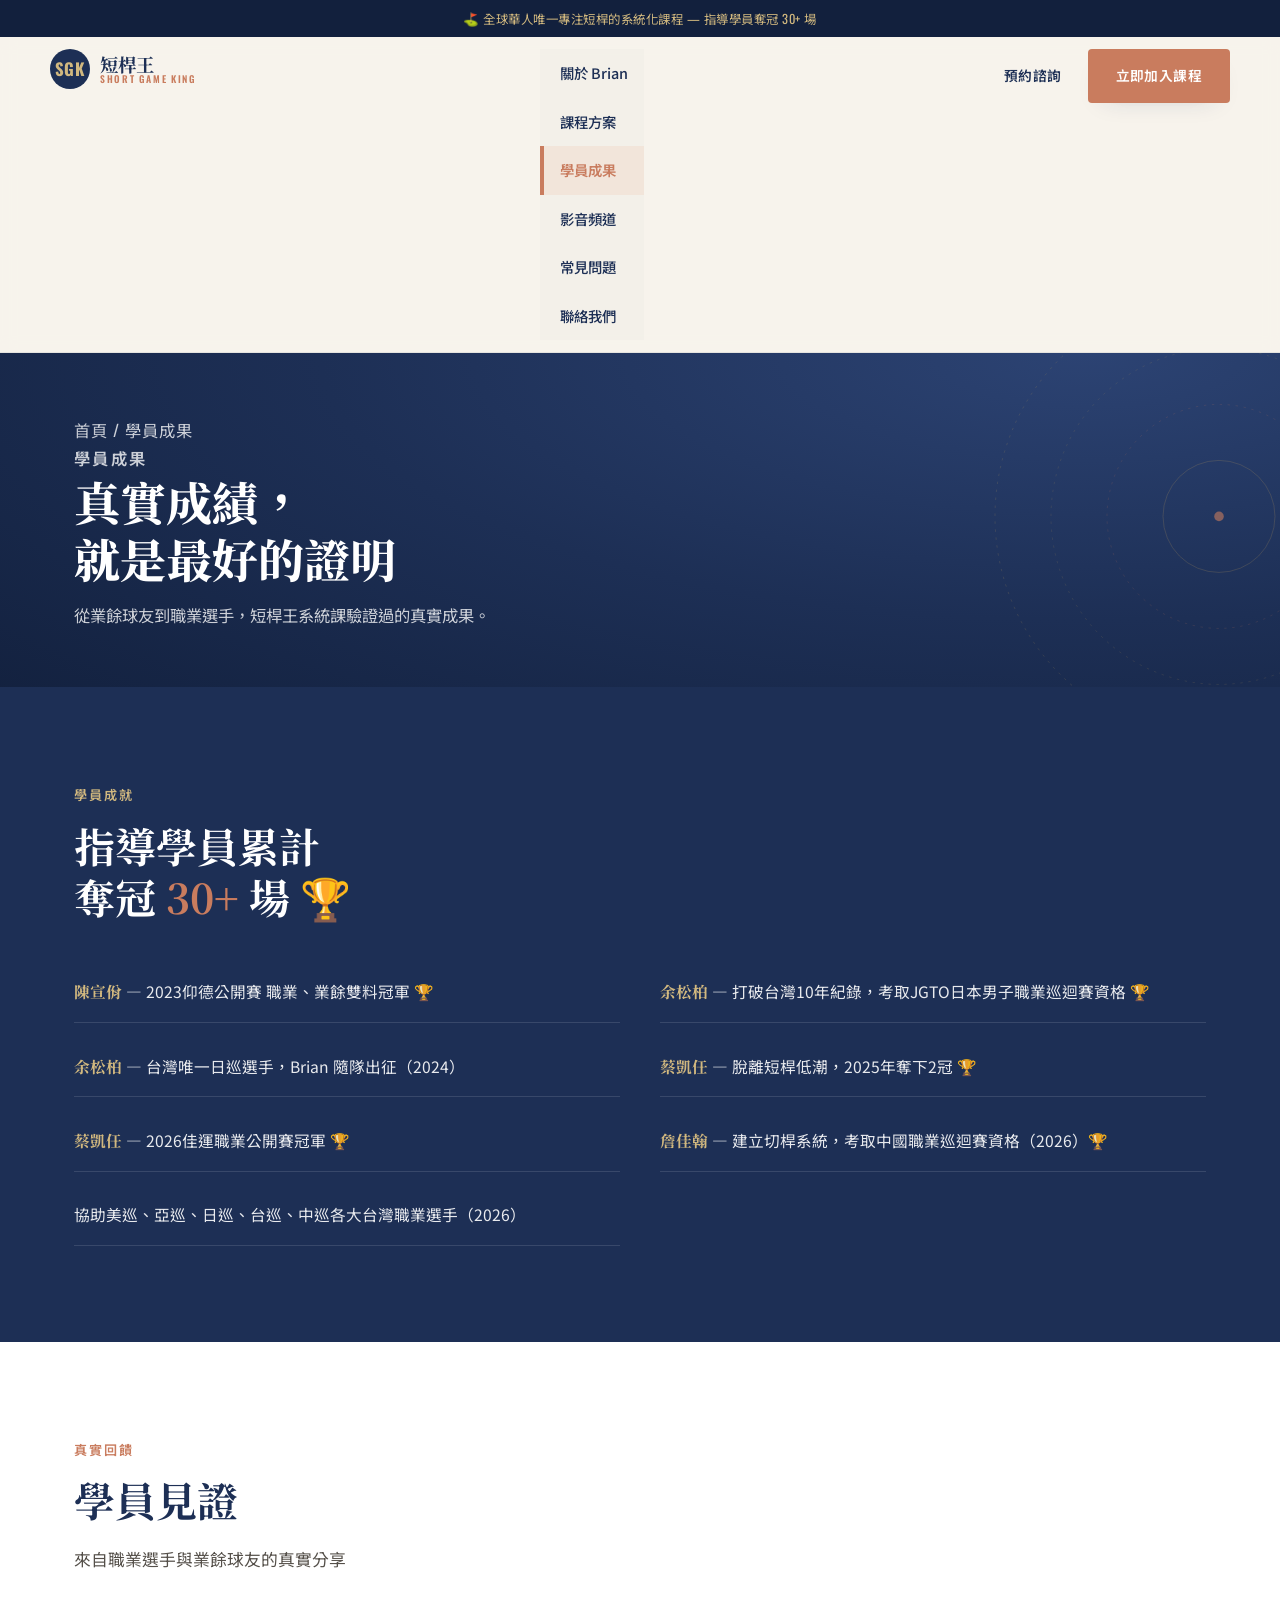
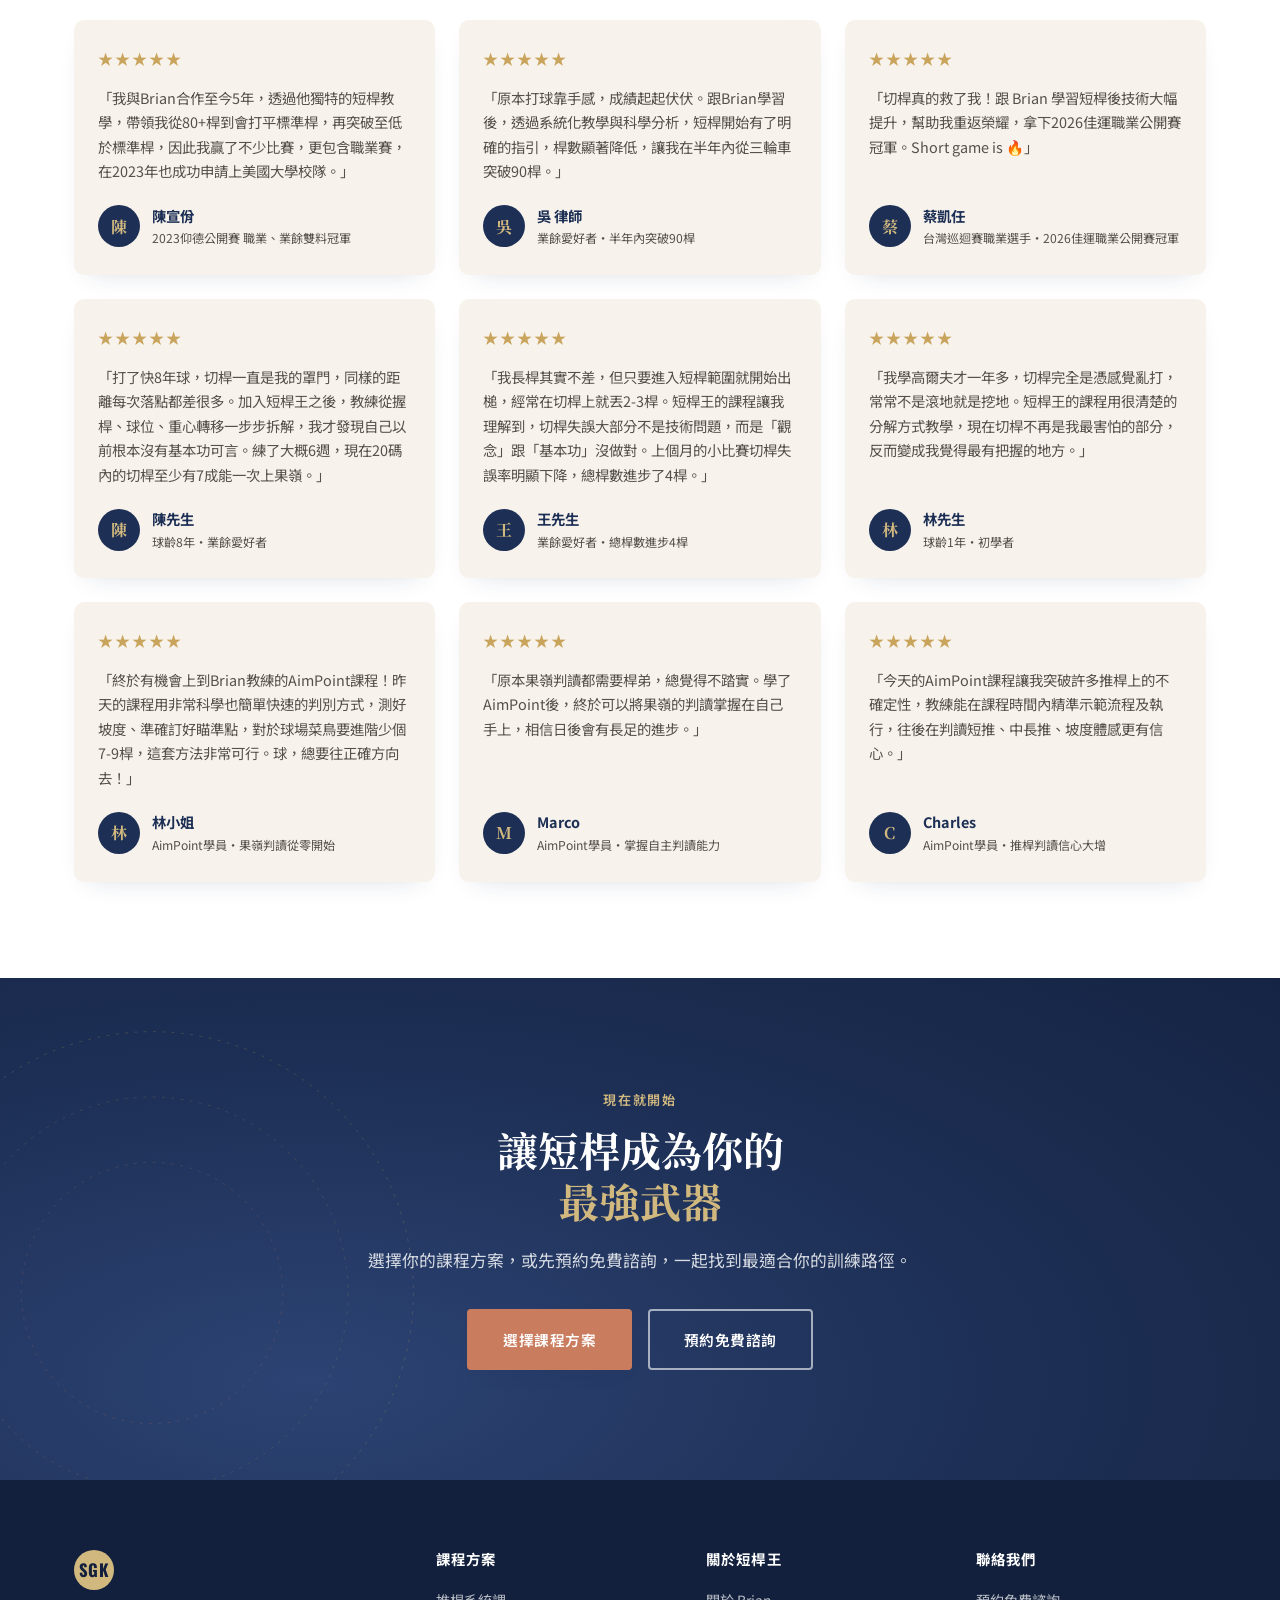
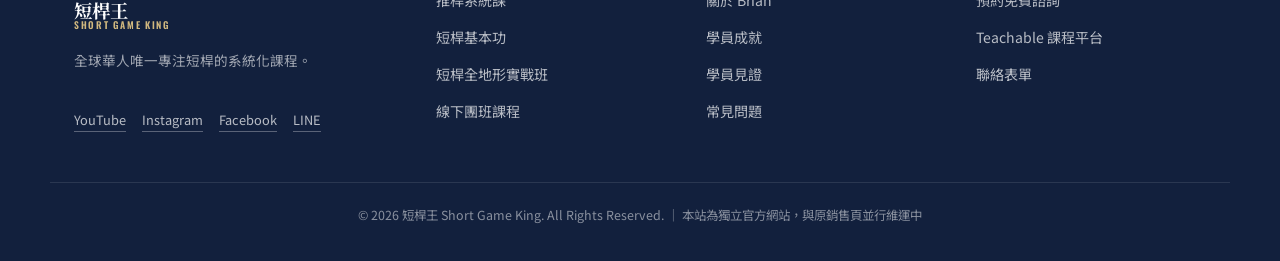
<file: results.html>
<!DOCTYPE html>
<html lang="zh-Hant">
<head>
<meta charset="UTF-8">
<meta name="viewport" content="width=device-width, initial-scale=1.0">
<title>學員成果｜短桿王 SHORT GAME KING</title>
<meta name="description" content="短桿王學員真實見證與冠軍成績——陳宣佾、余松柏、蔡凱任等學員實戰成果。">
<link rel="icon" href="data:,">
<link rel="preconnect" href="https://fonts.googleapis.com">
<link rel="preconnect" href="https://fonts.gstatic.com" crossorigin>
<link href="https://fonts.googleapis.com/css2?family=Noto+Serif+TC:wght@500;700;900&family=Noto+Sans+TC:wght@400;500;700&family=Oswald:wght@400;500;600;700&display=swap" rel="stylesheet">
<link rel="stylesheet" href="assets/css/style.css?v=1786423031">
</head>
<body class="">
<div class="announce-bar">
  <span>⛳ 全球華人唯一專注短桿的系統化課程 — 指導學員奪冠 30+ 場</span>
</div>

<header class="site-header" id="siteHeader">
  <div class="container header-inner">
    <a href="index.html" class="brand">
      <span class="brand-mark">SGK</span>
      <span class="brand-text">短桿王<em>SHORT GAME KING</em></span>
    </a>

    <nav class="main-nav" id="mainNav">
      <ul>
        <li><a href="about.html">關於 Brian</a></li>
        <li class="has-dropdown">
          <a href="courses.html">課程方案</a>
          <ul class="dropdown">
            <li><a href="courses.html#course-putting">推桿系統課</a></li>
            <li><a href="courses.html#course-basic">短桿基本功</a></li>
            <li><a href="courses.html#course-pro">短桿全地形實戰班</a></li>
            <li><a href="courses.html#group-class">切桿線下團班</a></li>
          </ul>
        </li>
        <li><a href="results.html" class="is-active">學員成果</a></li>
        <li><a href="media.html">影音頻道</a></li>
        <li><a href="faq.html">常見問題</a></li>
        <li><a href="contact.html">聯絡我們</a></li>
      </ul>
    </nav>

    <div class="header-cta">
      <a href="contact.html" class="btn btn-ghost">預約諮詢</a>
      <a href="courses.html" class="btn btn-primary">立即加入課程</a>
    </div>

    <button class="nav-toggle" id="navToggle" aria-label="開啟選單" aria-expanded="false">
      <span></span><span></span><span></span>
    </button>
  </div>
</header>
<main>
  <section class="page-hero">
    <div class="rings-decor " aria-hidden="true">
      <svg viewBox="0 0 600 600" xmlns="http://www.w3.org/2000/svg">
        <circle cx="300" cy="300" r="280" class="ring ring-1"/>
        <circle cx="300" cy="300" r="210" class="ring ring-2"/>
        <circle cx="300" cy="300" r="140" class="ring ring-3"/>
        <circle cx="300" cy="300" r="70" class="ring ring-4"/>
        <circle cx="300" cy="300" r="6" class="ring-pin"/>
      </svg>
    </div>
    <div class="container">
      <p class="breadcrumb"><a href="index.html">首頁</a> / 學員成果</p>
      <p class="section-eyebrow section-eyebrow--light">學員成果</p>
      <h1>真實成績，<br>就是最好的證明</h1>
      <p>從業餘球友到職業選手，短桿王系統課驗證過的真實成果。</p>
    </div>
  </section>


  <section class="achievements section">
    <div class="container">
      <p class="section-eyebrow">學員成就</p>
      <h2 class="section-title">指導學員累計<br>奪冠 <span class="text-gold">30+</span> 場 🏆</h2>
      <ul class="achieve-list">
        <li><strong>陳宣佾</strong> — 2023仰德公開賽 職業、業餘雙料冠軍 🏆</li>
        <li><strong>余松柏</strong> — 打破台灣10年紀錄，考取JGTO日本男子職業巡迴賽資格 🏆</li>
        <li><strong>余松柏</strong> — 台灣唯一日巡選手，Brian 隨隊出征（2024）</li>
        <li><strong>蔡凱任</strong> — 脫離短桿低潮，2025年奪下2冠 🏆</li>
        <li><strong>蔡凱任</strong> — 2026佳運職業公開賽冠軍 🏆</li>
        <li><strong>詹佳翰</strong> — 建立切桿系統，考取中國職業巡迴賽資格（2026）🏆</li>
        <li>協助美巡、亞巡、日巡、台巡、中巡各大台灣職業選手（2026）</li>
      </ul>
    </div>
  </section>

  <section class="testimonials section" id="testimonials">
    <div class="container">
      <p class="section-eyebrow">真實回饋</p>
      <h2 class="section-title">學員見證</h2>
      <p class="section-desc">來自職業選手與業餘球友的真實分享</p>
      <div class="testi-grid">
        <div class="testi-card">
          <div class="testi-stars">★★★★★</div>
          <p>「我與Brian合作至今5年，透過他獨特的短桿教學，帶領我從80+桿到會打平標準桿，再突破至低於標準桿，因此我贏了不少比賽，更包含職業賽，在2023年也成功申請上美國大學校隊。」</p>
          <div class="testi-person"><span class="testi-avatar">陳</span><div><strong>陳宣佾</strong><small>2023仰德公開賽 職業、業餘雙料冠軍</small></div></div>
        </div>
        <div class="testi-card">
          <div class="testi-stars">★★★★★</div>
          <p>「原本打球靠手感，成績起起伏伏。跟Brian學習後，透過系統化教學與科學分析，短桿開始有了明確的指引，桿數顯著降低，讓我在半年內從三輪車突破90桿。」</p>
          <div class="testi-person"><span class="testi-avatar">吳</span><div><strong>吳 律師</strong><small>業餘愛好者・半年內突破90桿</small></div></div>
        </div>
        <div class="testi-card">
          <div class="testi-stars">★★★★★</div>
          <p>「切桿真的救了我！跟 Brian 學習短桿後技術大幅提升，幫助我重返榮耀，拿下2026佳運職業公開賽冠軍。Short game is 🔥」</p>
          <div class="testi-person"><span class="testi-avatar">蔡</span><div><strong>蔡凱任</strong><small>台灣巡迴賽職業選手・2026佳運職業公開賽冠軍</small></div></div>
        </div>
        <div class="testi-card">
          <div class="testi-stars">★★★★★</div>
          <p>「打了快8年球，切桿一直是我的罩門，同樣的距離每次落點都差很多。加入短桿王之後，教練從握桿、球位、重心轉移一步步拆解，我才發現自己以前根本沒有基本功可言。練了大概6週，現在20碼內的切桿至少有7成能一次上果嶺。」</p>
          <div class="testi-person"><span class="testi-avatar">陳</span><div><strong>陳先生</strong><small>球齡8年・業餘愛好者</small></div></div>
        </div>
        <div class="testi-card">
          <div class="testi-stars">★★★★★</div>
          <p>「我長桿其實不差，但只要進入短桿範圍就開始出槌，經常在切桿上就丟2-3桿。短桿王的課程讓我理解到，切桿失誤大部分不是技術問題，而是「觀念」跟「基本功」沒做對。上個月的小比賽切桿失誤率明顯下降，總桿數進步了4桿。」</p>
          <div class="testi-person"><span class="testi-avatar">王</span><div><strong>王先生</strong><small>業餘愛好者・總桿數進步4桿</small></div></div>
        </div>
        <div class="testi-card">
          <div class="testi-stars">★★★★★</div>
          <p>「我學高爾夫才一年多，切桿完全是憑感覺亂打，常常不是滾地就是挖地。短桿王的課程用很清楚的分解方式教學，現在切桿不再是我最害怕的部分，反而變成我覺得最有把握的地方。」</p>
          <div class="testi-person"><span class="testi-avatar">林</span><div><strong>林先生</strong><small>球齡1年・初學者</small></div></div>
        </div>
        <div class="testi-card">
          <div class="testi-stars">★★★★★</div>
          <p>「終於有機會上到Brian教練的AimPoint課程！昨天的課程用非常科學也簡單快速的判別方式，測好坡度、準確訂好瞄準點，對於球場菜鳥要進階少個7-9桿，這套方法非常可行。球，總要往正確方向去！」</p>
          <div class="testi-person"><span class="testi-avatar">林</span><div><strong>林小姐</strong><small>AimPoint學員・果嶺判讀從零開始</small></div></div>
        </div>
        <div class="testi-card">
          <div class="testi-stars">★★★★★</div>
          <p>「原本果嶺判讀都需要桿弟，總覺得不踏實。學了AimPoint後，終於可以將果嶺的判讀掌握在自己手上，相信日後會有長足的進步。」</p>
          <div class="testi-person"><span class="testi-avatar">M</span><div><strong>Marco</strong><small>AimPoint學員・掌握自主判讀能力</small></div></div>
        </div>
        <div class="testi-card">
          <div class="testi-stars">★★★★★</div>
          <p>「今天的AimPoint課程讓我突破許多推桿上的不確定性，教練能在課程時間內精準示範流程及執行，往後在判讀短推、中長推、坡度體感更有信心。」</p>
          <div class="testi-person"><span class="testi-avatar">C</span><div><strong>Charles</strong><small>AimPoint學員・推桿判讀信心大增</small></div></div>
        </div>
        
      </div>
    </div>
  </section>

  <section class="final-cta" id="contact-cta">
    <div class="rings-decor" aria-hidden="true">
      <svg viewBox="0 0 600 600" xmlns="http://www.w3.org/2000/svg">
        <circle cx="300" cy="300" r="280" class="ring ring-1"/>
        <circle cx="300" cy="300" r="210" class="ring ring-2"/>
        <circle cx="300" cy="300" r="140" class="ring ring-3"/>
      </svg>
    </div>
    <div class="container final-cta-inner">
      <p class="section-eyebrow section-eyebrow--light">現在就開始</p>
      <h2 class="section-title section-title--light">讓短桿成為你的<br><span class="text-gold">最強武器</span></h2>
      <p class="final-cta-desc">選擇你的課程方案，或先預約免費諮詢，一起找到最適合你的訓練路徑。</p>
      <div class="hero-actions">
        <a href="courses.html" class="btn btn-primary btn-lg">選擇課程方案</a>
        <a href="https://calendly.com/shortgameking_tw/1v1_call" class="btn btn-outline-light btn-lg" target="_blank" rel="noopener">預約免費諮詢</a>
      </div>
    </div>
  </section>

</main>
<footer class="site-footer">
  <div class="container footer-grid">
    <div class="footer-brand">
      <span class="brand-mark">SGK</span>
      <span class="brand-text">短桿王<em>SHORT GAME KING</em></span>
      <p>全球華人唯一專注短桿的系統化課程。</p>
      <ul class="footer-social">
        <li><a href="#" id="footer-youtube" onclick="return false;">YouTube</a></li>
        <li><a href="#" id="footer-instagram" onclick="return false;">Instagram</a></li>
        <li><a href="#" id="footer-facebook" onclick="return false;">Facebook</a></li>
        <li><a href="#" id="footer-line" onclick="return false;">LINE</a></li>
      </ul>
    </div>
    <div class="footer-col">
      <h4>課程方案</h4>
      <ul>
        <li><a href="courses.html#course-putting">推桿系統課</a></li>
        <li><a href="courses.html#course-basic">短桿基本功</a></li>
        <li><a href="courses.html#course-pro">短桿全地形實戰班</a></li>
        <li><a href="courses.html#group-class">線下團班課程</a></li>
      </ul>
    </div>
    <div class="footer-col">
      <h4>關於短桿王</h4>
      <ul>
        <li><a href="about.html">關於 Brian</a></li>
        <li><a href="results.html">學員成就</a></li>
        <li><a href="results.html#testimonials">學員見證</a></li>
        <li><a href="faq.html">常見問題</a></li>
      </ul>
    </div>
    <div class="footer-col">
      <h4>聯絡我們</h4>
      <ul>
        <li><a href="https://calendly.com/shortgameking_tw/1v1_call" target="_blank" rel="noopener">預約免費諮詢</a></li>
        <li><a href="https://shortgameking_tw.teachable.com" target="_blank" rel="noopener">Teachable 課程平台</a></li>
        <li><a href="contact.html">聯絡表單</a></li>
      </ul>
    </div>
  </div>
  <div class="container footer-bottom">
    <p>© <span id="year"></span> 短桿王 Short Game King. All Rights Reserved. ｜ 本站為獨立官方網站，與原銷售頁並行維運中</p>
  </div>
</footer>

<a href="contact.html" class="sticky-cta">預約免費諮詢</a>

<script src="assets/js/script.js?v=1786423031"></script>
</body>
</html>
</file>
<file: assets/css/style.css>
/* ==========================================================
   短桿王 SHORT GAME KING — 官方網站 Design Tokens
   Color: Navy #1D2F55 / Terracotta #C97C5E / Gold #C9A45C / Cream #F7F3EC
   Type: Noto Serif TC (display) + Noto Sans TC (body) + Oswald (utility/stat)
   Signature: 距離環 Distance Rings — 呼應 AimPoint 果嶺判讀 / 推桿距離控制
   ========================================================== */

:root{
  --navy:        #1D2F55;
  --navy-deep:   #12203D;
  --navy-tint:   #2C4373;
  --terracotta:  #C97C5E;
  --terracotta-deep:#B0603F;
  --gold:        #C9A45C;
  --gold-light:  #D1B87F;
  --cream:       #F7F3EC;
  --cream-deep:  #EFE8DA;
  --ink:         #201C18;
  --ink-soft:    #55504A;
  --white:       #FFFFFF;

  --font-display: 'Noto Serif TC', serif;
  --font-body:    'Noto Sans TC', sans-serif;
  --font-utility: 'Oswald', 'Noto Sans TC', sans-serif;

  --radius: 4px;
  --radius-lg: 10px;
  --shadow-card: 0 18px 40px -20px rgba(29,47,85,.28);
  --shadow-soft: 0 10px 26px -16px rgba(29,47,85,.22);
  --container-w: 1180px;
}

*,*::before,*::after{ box-sizing: border-box; }
html{ scroll-behavior: smooth; }
body{
  margin:0;
  font-family: var(--font-body);
  color: var(--ink);
  background: var(--cream);
  line-height: 1.7;
  -webkit-font-smoothing: antialiased;
}
img{ max-width:100%; display:block; }
a{ color: inherit; text-decoration: none; }
ul{ list-style:none; margin:0; padding:0; }
h1,h2,h3,h4{ font-family: var(--font-display); margin:0; color: var(--navy); line-height:1.25; }
p{ margin:0 0 1em; }
.container{ max-width: var(--container-w); margin:0 auto; padding: 0 24px; }

:focus-visible{ outline: 3px solid var(--terracotta); outline-offset: 2px; }

@media (prefers-reduced-motion: reduce){
  *{ animation-duration: .001ms !important; animation-iteration-count: 1 !important; transition-duration: .001ms !important; scroll-behavior: auto !important; }
}

/* ---------- Buttons ---------- */
.btn{
  display:inline-flex; align-items:center; gap:8px;
  font-family: var(--font-utility);
  font-weight:600; letter-spacing:.03em; text-transform:uppercase; font-size:.86rem;
  padding: 13px 26px;
  border-radius: var(--radius);
  border: 2px solid transparent;
  cursor:pointer;
  transition: transform .18s ease, box-shadow .18s ease, background .18s ease, color .18s ease, border-color .18s ease;
  white-space: nowrap;
}
.btn:hover{ transform: translateY(-2px); }
.btn-primary{ background: var(--terracotta); color: var(--white); box-shadow: var(--shadow-soft); }
.btn-primary:hover{ background: var(--terracotta-deep); }
.btn-outline{ background: transparent; color: var(--navy); border-color: var(--navy); }
.btn-outline:hover{ background: var(--navy); color: var(--white); }
.btn-outline-light{ background: transparent; color: var(--white); border-color: rgba(255,255,255,.6); }
.btn-outline-light:hover{ background: var(--white); color: var(--navy); border-color: var(--white); }
.btn-ghost{ background: transparent; color: var(--navy); padding: 13px 14px; }
.btn-ghost:hover{ color: var(--terracotta); transform:none; }
.btn-lg{ padding: 16px 34px; font-size: .92rem; }
.btn-sm{ padding: 9px 18px; font-size: .76rem; width:100%; justify-content:center; }

/* ---------- Section shells ---------- */
.section{ padding: 96px 0; }
.section.section-tight{ padding: 70px 0; }
.section-eyebrow{
  font-family: var(--font-utility);
  text-transform: uppercase; letter-spacing:.14em; font-size:.82rem;
  color: var(--terracotta); font-weight:600; margin: 0 0 14px;
}
.section-eyebrow--light{ color: var(--gold-light); }
.section-title{ font-size: clamp(1.9rem, 3.2vw, 2.7rem); font-weight:700; margin-bottom: 20px; }
.section-title--light{ color: var(--white); }
.section-desc{ max-width: 640px; color: var(--ink-soft); font-size: 1.05rem; }
.text-gold{ color: var(--terracotta); }
.final-cta .text-gold, .page-hero .text-gold{ color: var(--gold-light); }

/* ==========================================================
   Announcement bar + Header
   ========================================================== */
.announce-bar{
  background: var(--navy-deep); color: var(--gold-light);
  text-align:center; font-family: var(--font-utility);
  font-size: .78rem; letter-spacing:.04em; padding: 8px 16px;
}

.site-header{
  position: sticky; top:0; z-index: 60;
  background: rgba(247,243,236,.92); backdrop-filter: blur(8px);
  border-bottom: 1px solid rgba(29,47,85,.08);
}
.header-inner{ display:flex; align-items:flex-start; justify-content:space-between; gap: 24px; height: auto; padding: 12px 0; }
.brand{ display:flex; align-items:center; gap:10px; flex-shrink:0; }
.brand-mark{
  font-family: var(--font-utility); font-weight:700; font-size:1.05rem;
  background: var(--navy); color: var(--gold-light);
  width:40px; height:40px; border-radius:50%;
  display:flex; align-items:center; justify-content:center; letter-spacing:.02em;
}
.brand-text{ font-family: var(--font-display); font-weight:700; font-size:1.15rem; color: var(--navy); display:flex; flex-direction:column; line-height:1.1; }
.brand-text em{ font-style:normal; font-family: var(--font-utility); font-size:.6rem; letter-spacing:.18em; color: var(--terracotta); font-weight:600; }

.main-nav{
  display: block !important;
  flex: 0 0 auto !important;
}
.main-nav ul{ display:flex !important; flex-direction:column !important; gap: 0 !important; align-items:stretch !important; width: auto; }
.main-nav > ul > li{ position:relative; display: block; }
.main-nav a{
  font-size:.9rem; font-weight:500; color: var(--navy);
  padding: 12px 16px; border-radius: 0;
  transition: all .2s ease;
  display: block;
  white-space: nowrap;
  background: transparent;
  border-left: 4px solid transparent;
}
.main-nav > ul > li > a{
  background: rgba(29,47,85,.02);
}
.main-nav > ul > li > a:hover{
  background: rgba(201,124,94,.1);
  color: var(--terracotta);
  border-left-color: var(--terracotta);
}
.main-nav a.is-active{
  background: rgba(201,124,94,.12);
  color: var(--terracotta);
  border-left-color: var(--terracotta);
  font-weight:600;
}
.has-dropdown .dropdown{
  position:absolute; top: 100%; left:0;
  background: var(--white); border-radius: var(--radius-lg); box-shadow: var(--shadow-card);
  padding: 8px; min-width: 200px; opacity:0; visibility:hidden; translate: 0 6px;
  transition: opacity .18s ease, translate .18s ease, visibility .18s ease;
  z-index: 100;
}
.has-dropdown:hover .dropdown, .has-dropdown:focus-within .dropdown{ opacity:1; visibility:visible; translate:0 0; }
.dropdown li a{ display:block; padding: 10px 14px; border-radius: 4px; font-size:.88rem; white-space: nowrap; }
.dropdown li a:hover{ background: var(--cream); color: var(--terracotta); }

.header-cta{ display:flex; align-items:center; gap: 10px; flex-shrink:0; }
.nav-toggle{ display:none; }

@media (max-width: 960px){
  .main-nav{
    position: fixed; inset: 76px 0 0 0; background: var(--navy);
    padding: 30px 24px; transform: translateX(100%);
    transition: transform .28s ease; overflow-y:auto;
  }
  .main-nav.open{ transform: translateX(0); }
  .main-nav ul{ flex-direction:column; gap: 4px; }
  .main-nav a{ color: var(--white); font-size:1.05rem; padding: 12px 4px; display:block; }
  .has-dropdown .dropdown{
    position:static; transform:none; box-shadow:none; background: rgba(255,255,255,.06);
    opacity:1; visibility:visible; margin-top:4px;
  }
  .dropdown li a{ color: var(--cream); }
  .dropdown li a:hover{ background: rgba(255,255,255,.08); color: var(--gold-light); }
  .header-cta{ display:none; }
  .nav-toggle{
    display:flex; flex-direction:column; justify-content:center; gap:5px;
    width:38px; height:38px; background:none; border:none; cursor:pointer; padding:0;
  }
  .nav-toggle span{ width:100%; height:2px; background: var(--navy); transition: transform .25s ease, opacity .25s ease; }
  .nav-toggle[aria-expanded="true"] span:nth-child(1){ transform: translateY(7px) rotate(45deg); }
  .nav-toggle[aria-expanded="true"] span:nth-child(2){ opacity:0; }
  .nav-toggle[aria-expanded="true"] span:nth-child(3){ transform: translateY(-7px) rotate(-45deg); }
}

/* ==========================================================
   Hero (homepage) — 距離環 Distance Rings signature
   ========================================================== */
.hero{
  position:relative; overflow:hidden;
  background: radial-gradient(120% 140% at 78% 20%, var(--navy-tint) 0%, var(--navy) 46%, var(--navy-deep) 100%);
  padding: 100px 0 120px;
  isolation: isolate;
}
.rings-decor{
  position:absolute; z-index:-1; opacity:.9;
}
.rings-decor svg{ width:100%; height:100%; }
.rings-decor .ring{ fill:none; stroke: rgba(201,164,92,.35); stroke-width:1; stroke-dasharray: 3 7; }
.rings-decor .ring-2{ stroke: rgba(201,164,92,.28); }
.rings-decor .ring-3{ stroke: rgba(201,124,94,.32); }
.rings-decor .ring-4{ stroke: rgba(201,164,92,.4); stroke-dasharray: none; }
.rings-decor .ring-pin{ fill: var(--terracotta); }

.hero .rings-decor{ top:50%; right:-8%; translate: 0 -50%; width: min(60vw, 720px); aspect-ratio:1; }

.hero-inner{ max-width: 660px; }
.eyebrow{
  font-family: var(--font-utility); text-transform:uppercase; letter-spacing:.16em;
  color: var(--gold-light); font-size:.85rem; font-weight:600; margin: 0 0 18px;
}
.hero h1{
  color: var(--white); font-size: clamp(2.5rem, 5.4vw, 4.1rem); font-weight:900; margin-bottom: 26px;
}
.hero-lede{ color: rgba(255,255,255,.82); font-size: 1.12rem; max-width: 560px; margin-bottom: 34px; }
.hero-actions{ display:flex; flex-wrap:wrap; gap: 16px; margin-bottom: 40px; }
.hero-checks{ display:flex; flex-direction:column; gap:10px; }
.hero-checks li{ color: rgba(255,255,255,.88); font-size:.96rem; padding-left: 28px; position:relative; }
.hero-checks li::before{ content:"✓"; position:absolute; left:0; top:0; color: var(--gold); font-weight:700; }

/* ---------- Page hero (inner pages) ---------- */
.page-hero{
  position:relative; overflow:hidden; isolation:isolate;
  background: radial-gradient(120% 160% at 85% 0%, var(--navy-tint) 0%, var(--navy) 50%, var(--navy-deep) 100%);
  padding: 64px 0 58px;
}
.page-hero .rings-decor{ top:50%; right:-14%; translate:0 -50%; width: min(46vw,480px); aspect-ratio:1; opacity:.6; }
.breadcrumb{ font-family: var(--font-utility); font-size:.76rem; letter-spacing:.06em; color: rgba(255,255,255,.55); margin-bottom:16px; text-transform:uppercase; }
.breadcrumb a{ color: rgba(255,255,255,.75); }
.breadcrumb a:hover{ color: var(--gold-light); }
.page-hero h1{ color:var(--white); font-size: clamp(2rem,3.6vw,2.9rem); font-weight:800; margin-bottom:14px; }
.page-hero p{ color: rgba(255,255,255,.78); max-width: 620px; font-size:1.02rem; margin:0; }

/* ---------- Stat bar ---------- */
.stat-bar{ background: var(--navy-deep); border-top: 1px solid rgba(255,255,255,.08); }
.stat-grid{ display:grid; grid-template-columns: repeat(4,1fr); padding: 34px 24px; }
.stat{ text-align:center; border-left: 1px solid rgba(255,255,255,.12); padding: 0 12px; }
.stat:first-child{ border-left:none; }
.stat-num{ display:block; font-family: var(--font-utility); font-weight:700; font-size: clamp(1.3rem,2.4vw,1.9rem); color: var(--gold-light); letter-spacing:.02em; }
.stat-label{ display:block; font-size:.78rem; color: rgba(255,255,255,.7); margin-top:4px; letter-spacing:.03em; }
@media (max-width: 720px){
  .stat-grid{ grid-template-columns: repeat(2,1fr); row-gap: 22px; }
  .stat:nth-child(3){ border-left: 1px solid rgba(255,255,255,.12); }
}

/* ==========================================================
   Pain points
   ========================================================== */
.pain{ background: var(--cream); }
.pain-grid{ display:grid; grid-template-columns: repeat(4,1fr); gap: 22px; margin-top: 44px; }
.pain-card{ background: var(--white); border-radius: var(--radius-lg); padding: 30px 24px; box-shadow: var(--shadow-soft); border-top: 3px solid var(--terracotta); }
.pain-icon{ font-size: 2rem; display:block; margin-bottom: 14px; }
.pain-card h3{ font-size: 1.08rem; margin-bottom: 10px; }
.pain-card p{ color: var(--ink-soft); font-size:.92rem; margin:0; }
@media (max-width: 960px){ .pain-grid{ grid-template-columns: repeat(2,1fr); } }
@media (max-width: 560px){ .pain-grid{ grid-template-columns: 1fr; } }

/* ==========================================================
   Teaser cards (Home page → links out to full pages)
   ========================================================== */
.teaser-grid{ display:grid; grid-template-columns: repeat(3,1fr); gap: 26px; margin-top: 46px; }
.teaser-card{
  background: var(--white); border-radius: var(--radius-lg); padding: 32px 26px;
  box-shadow: var(--shadow-soft); display:flex; flex-direction:column; height:100%;
  border: 1px solid rgba(29,47,85,.06); transition: transform .2s ease, box-shadow .2s ease;
}
.teaser-card:hover{ transform: translateY(-4px); box-shadow: var(--shadow-card); }
.teaser-card .teaser-tag{ font-family: var(--font-utility); font-size:.72rem; text-transform:uppercase; letter-spacing:.08em; color: var(--terracotta); font-weight:600; margin-bottom:10px; }
.teaser-card h3{ font-size:1.2rem; margin-bottom: 10px; }
.teaser-card p{ color: var(--ink-soft); font-size:.92rem; flex-grow:1; }
.teaser-card .teaser-link{ font-family: var(--font-utility); font-weight:600; font-size:.85rem; color: var(--navy); text-transform:uppercase; letter-spacing:.03em; }
.teaser-card .teaser-link:hover{ color: var(--terracotta); }
@media (max-width: 900px){ .teaser-grid{ grid-template-columns: 1fr; } }

.two-up-teaser{ display:grid; grid-template-columns: 1fr 1fr; gap: 26px; margin-top: 46px; }
@media (max-width: 800px){ .two-up-teaser{ grid-template-columns: 1fr; } }

/* ==========================================================
   Pricing / Courses
   ========================================================== */
.courses{ background: var(--white); }
.pricing-grid{ display:flex; flex-direction:column; gap: 22px; margin-top: 50px; }
.price-card{
  position:relative; background: var(--cream); border-radius: var(--radius-lg);
  padding: 30px 34px; display:flex; flex-direction:row; align-items:center; gap: 34px;
  border: 1px solid rgba(29,47,85,.08);
}
.price-card--featured{ background: linear-gradient(115deg, var(--navy) 0%, var(--navy-deep) 100%); color: var(--white); box-shadow: 0 30px 60px -24px rgba(29,47,85,.5); }
.price-card--featured .price-name, .price-card--featured .price-desc{ color: var(--white); }
.price-card--featured .price-sub, .price-card--featured .price-note{ color: rgba(255,255,255,.68); }
.price-card--featured .price-features li{ color: rgba(255,255,255,.92); border-color: rgba(255,255,255,.14); }
.price-card--featured .price-features li::before{ color: var(--gold-light); }
.price-badge{ position:absolute; top:-14px; left:34px; background: var(--terracotta); color:#fff; font-family: var(--font-utility); font-size:.72rem; letter-spacing:.08em; text-transform:uppercase; padding: 6px 14px; border-radius: 999px; font-weight:600; }

.price-col-head{ flex: 0 0 220px; }
.price-col-body{ flex: 1 1 auto; min-width:0; }
.price-col-action{ flex: 0 0 220px; display:flex; flex-direction:column; align-items:stretch; gap:10px; }

.price-name{ font-size:1.3rem; margin-bottom: 4px; }
.price-sub{ font-size:.82rem; color: var(--ink-soft); margin-bottom: 16px; }
.price-tag{ display:flex; align-items:baseline; gap:4px; margin-bottom:2px; }
.price-currency{ font-family: var(--font-utility); font-size:1.1rem; color: var(--terracotta); font-weight:600; }
.price-card--featured .price-currency{ color: var(--gold-light); }
.price-num{ font-family: var(--font-utility); font-size:2.2rem; font-weight:700; }
.price-unit{ font-family: var(--font-utility); font-size:.82rem; color: var(--ink-soft); }
.price-card--featured .price-unit{ color: rgba(255,255,255,.68); }
.price-note{ font-size:.76rem; color: var(--ink-soft); }
.price-desc{ font-size:.92rem; color: var(--ink-soft); margin-bottom: 16px; }
.price-features{ display:flex; flex-wrap:wrap; column-gap: 22px; row-gap: 6px; }
.price-features li{ padding: 4px 0 4px 22px; position:relative; font-size:.86rem; flex: 0 0 auto; }
.price-features li::before{ content:"✓"; position:absolute; left:0; top:4px; color: var(--terracotta); font-weight:700; }
.price-card .btn{ width:100%; justify-content:center; }
.price-upgrade{ font-size:.74rem; color: rgba(255,255,255,.75); margin:0; text-align:center; }

@media (max-width: 1080px){
  .price-features{ flex-direction:column; }
}
@media (max-width: 860px){
  .price-card{ flex-direction:column; align-items:stretch; text-align:left; }
  .price-col-head, .price-col-action{ flex-basis:auto; }
  .price-badge{ position:static; display:inline-block; margin-bottom:14px; }
}

/* ---------- Compare table ---------- */
.compare-wrap{ margin-top: 90px; }
.compare-title{ font-size: 1.15rem; font-weight:500; color: var(--ink-soft); max-width: 760px; margin-bottom: 30px; font-family: var(--font-body); }
.compare-table-scroll{ overflow-x:auto; border-radius: var(--radius-lg); box-shadow: var(--shadow-soft); }
.compare-table{ width:100%; border-collapse: collapse; min-width: 620px; background: var(--white); }
.compare-table th, .compare-table td{ padding: 14px 20px; text-align:center; font-size:.9rem; border-bottom: 1px solid rgba(29,47,85,.08); }
.compare-table thead th{ font-family: var(--font-display); font-weight:700; color: var(--navy); font-size:1rem; padding-top:24px; }
.compare-table thead th span{ display:block; font-family: var(--font-body); font-weight:400; font-size:.76rem; color: var(--ink-soft); margin-top:4px; }
.compare-table td:first-child, .compare-table th:first-child{ text-align:left; font-weight:500; color: var(--navy); }
.compare-table th.highlight{ background: var(--cream-deep); }
.compare-table td.highlight{ background: rgba(201,124,94,.06); font-weight:600; color: var(--terracotta-deep); }
.compare-table .group-label{ text-align:left; background: var(--navy); color: var(--gold-light); font-family: var(--font-utility); text-transform:uppercase; letter-spacing:.06em; font-size:.76rem; padding: 10px 20px; }
.compare-price-row td{ font-weight:700; font-size:1.05rem; color: var(--navy); }
.compare-price-row td span{ display:block; font-weight:400; font-size:.72rem; color: var(--ink-soft); }
.compare-cta-row td{ border-bottom:none; padding: 18px 20px 26px; }
.compare-footnote{ font-size:.8rem; color: var(--ink-soft); margin-top: 14px; }

/* ---------- Group class placeholder ---------- */
.group-class-note{ margin-top: 60px; background: var(--cream-deep); border: 1px dashed var(--terracotta); border-radius: var(--radius-lg); padding: 28px; display:flex; gap: 20px; align-items:flex-start; }
.group-class-icon{ font-size:1.8rem; flex-shrink:0; }
.group-class-note h4{ font-size:1.1rem; margin-bottom:8px; color: var(--navy); font-family: var(--font-display); }
.group-class-note p{ font-size:.92rem; color: var(--ink-soft); margin:0 0 6px; }
.placeholder-tag{ font-family: var(--font-utility); font-size:.72rem !important; letter-spacing:.06em; text-transform:uppercase; color: var(--terracotta) !important; font-weight:600; }

/* ==========================================================
   Coach (about page)
   ========================================================== */
.coach{ background: var(--cream); }
.coach-grid{ display:grid; grid-template-columns: 0.85fr 1.15fr; gap: 64px; align-items:start; }
.coach-photo-frame{ aspect-ratio: 4/5; border-radius: var(--radius-lg); background: linear-gradient(155deg, var(--navy) 0%, var(--navy-tint) 100%); display:flex; align-items:center; justify-content:center; box-shadow: var(--shadow-card); position:relative; overflow:hidden; }
.coach-photo-frame::after{ content:""; position:absolute; inset:0; background: radial-gradient(circle at 30% 20%, rgba(201,164,92,.18), transparent 60%); pointer-events:none; }
.coach-photo-frame img{ width:100%; height:100%; object-fit:cover; object-position: center 20%; display:block; }
.coach-photo-placeholder{ color: rgba(255,255,255,.75); font-family: var(--font-utility); text-align:center; letter-spacing:.08em; font-size:.95rem; text-transform:uppercase; z-index:1; }
.coach-badges{ display:flex; flex-direction:column; gap:10px; margin-top: 22px; }
.coach-badges span{ background: var(--white); padding: 12px 16px; border-radius: var(--radius); font-size:.86rem; box-shadow: var(--shadow-soft); color: var(--navy); font-weight:500; }
.coach-role{ font-family: var(--font-utility); color: var(--terracotta); text-transform:uppercase; letter-spacing:.06em; font-size:.85rem; font-weight:600; margin-bottom: 26px; }
.coach-story p{ color: var(--ink-soft); font-size: 1rem; }
.coach-quote{ font-family: var(--font-display); font-size:1.3rem; color: var(--navy); font-weight:700; border-left: 3px solid var(--terracotta); padding-left: 20px; margin: 28px 0 !important; }
.coach-content .btn{ margin-top: 12px; }
@media (max-width: 900px){
  .coach-grid{ grid-template-columns: 1fr; gap: 40px; }
  .coach-photo-frame{ max-width: 320px; margin: 0 auto; }
  .coach-badges{ flex-direction:row; flex-wrap:wrap; justify-content:center; max-width:460px; margin-inline:auto; }
}

/* ==========================================================
   Achievements
   ========================================================== */
.achievements{ background: var(--navy); }
.achievements .section-eyebrow{ color: var(--gold-light); }
.achievements .section-title{ color: var(--white); }
.achieve-list{ margin-top: 40px; display:grid; grid-template-columns: repeat(2,1fr); gap: 14px 40px; }
.achieve-list li{ color: rgba(255,255,255,.9); font-size:.98rem; padding: 16px 0 16px 0; border-bottom: 1px solid rgba(255,255,255,.12); }
.achieve-list li strong{ color: var(--gold-light); font-family: var(--font-display); }
@media (max-width: 760px){ .achieve-list{ grid-template-columns: 1fr; } }

/* ==========================================================
   Testimonials
   ========================================================== */
.testimonials{ background: var(--white); }
.testi-grid{ display:grid; grid-template-columns: repeat(3,1fr); gap: 24px; margin-top: 46px; }
.testi-card{ background: var(--cream); border-radius: var(--radius-lg); padding: 26px 24px; display:flex; flex-direction:column; box-shadow: var(--shadow-soft); }
.testi-stars{ color: var(--gold); letter-spacing:2px; margin-bottom: 14px; font-size:.95rem; }
.testi-card p{ font-size:.9rem; color: var(--ink-soft); flex-grow:1; margin-bottom: 20px; }
.testi-person{ display:flex; align-items:center; gap: 12px; }
.testi-avatar{ width:42px; height:42px; border-radius:50%; background: var(--navy); color: var(--gold-light); display:flex; align-items:center; justify-content:center; font-family: var(--font-display); font-weight:700; flex-shrink:0; }
.testi-person strong{ display:block; font-size:.9rem; color: var(--navy); }
.testi-person small{ display:block; font-size:.76rem; color: var(--ink-soft); }
@media (max-width: 960px){ .testi-grid{ grid-template-columns: repeat(2,1fr); } }
@media (max-width: 620px){ .testi-grid{ grid-template-columns: 1fr; } }

/* ==========================================================
   Who is this for
   ========================================================== */
.who{ background: var(--cream); }
.who-grid{ display:grid; grid-template-columns: repeat(4,1fr); gap: 22px; margin-top: 44px; }
.who-card{ text-align:center; padding: 30px 20px; }
.who-icon{ font-size:2.2rem; display:block; margin-bottom: 14px; }
.who-card h3{ font-size:1.02rem; margin-bottom: 8px; }
.who-card p{ font-size:.88rem; color: var(--ink-soft); margin:0; }
@media (max-width: 900px){ .who-grid{ grid-template-columns: repeat(2,1fr); } }

/* ==========================================================
   Media / social
   ========================================================== */
.media{ background: var(--white); }
.media-grid{ display:grid; grid-template-columns: repeat(3,1fr); gap: 22px; margin-top: 44px; }
.media-card{ background: var(--navy); color: var(--white); border-radius: var(--radius-lg); padding: 34px 26px; text-align:center; transition: transform .2s ease, box-shadow .2s ease; box-shadow: var(--shadow-soft); }
.media-card:hover{ transform: translateY(-4px); box-shadow: var(--shadow-card); }
.media-icon{ display:inline-flex; align-items:center; justify-content:center; width:52px; height:52px; border-radius:50%; background: rgba(201,164,92,.16); color: var(--gold-light); font-size:1.3rem; margin-bottom: 16px; font-family: var(--font-utility); font-weight:700; }
.media-card h3{ color: var(--white); font-size:1.1rem; margin-bottom: 8px; }
.media-card p{ margin:0; }
@media (max-width: 760px){ .media-grid{ grid-template-columns: 1fr; } }

.video-placeholder-grid{ display:grid; grid-template-columns: repeat(3,1fr); gap:22px; margin-top:44px; }
.video-placeholder{ aspect-ratio:16/9; background: var(--cream-deep); border: 1px dashed var(--terracotta); border-radius: var(--radius-lg); display:flex; align-items:center; justify-content:center; flex-direction:column; gap:8px; color: var(--terracotta); font-family: var(--font-utility); font-size:.78rem; letter-spacing:.05em; text-transform:uppercase; text-align:center; padding: 16px; }
.video-placeholder span.play-ico{ font-size:1.6rem; }
@media (max-width: 900px){ .video-placeholder-grid{ grid-template-columns: repeat(2,1fr); } }
@media (max-width: 600px){ .video-placeholder-grid{ grid-template-columns: 1fr; } }

/* ==========================================================
   FAQ accordion
   ========================================================== */
.faq{ background: var(--cream); }
.faq-list{ margin-top: 40px; max-width: 780px; }
.faq-item{ border-bottom: 1px solid rgba(29,47,85,.14); }
.faq-q{ width:100%; display:flex; justify-content:space-between; align-items:center; gap:16px; background:none; border:none; text-align:left; cursor:pointer; font-family: var(--font-display); font-size: 1.05rem; font-weight:700; color: var(--navy); padding: 22px 4px; }
.faq-toggle{ font-family: var(--font-utility); font-size:1.3rem; color: var(--terracotta); flex-shrink:0; transition: transform .25s ease; }
.faq-item.open .faq-toggle{ transform: rotate(45deg); }
.faq-a{ max-height:0; overflow:hidden; transition: max-height .3s ease; }
.faq-a p{ padding: 0 4px 22px; color: var(--ink-soft); font-size:.95rem; margin:0; }

/* ==========================================================
   Contact page
   ========================================================== */
.contact{ background: var(--white); }
.contact-grid{ display:grid; grid-template-columns: 1fr 1fr; gap: 40px; margin-top: 46px; }
.contact-card{ background: var(--cream); border-radius: var(--radius-lg); padding: 34px 30px; box-shadow: var(--shadow-soft); }
.contact-card h3{ font-size:1.2rem; margin-bottom: 12px; }
.contact-card p{ color: var(--ink-soft); font-size:.94rem; }
.contact-list{ margin-top:18px; display:flex; flex-direction:column; gap:14px; }
.contact-list li{ display:flex; align-items:center; gap:12px; font-size:.92rem; color: var(--ink-soft); }
.contact-list .ci{ width:34px; height:34px; border-radius:50%; background: var(--navy); color: var(--gold-light); display:flex; align-items:center; justify-content:center; flex-shrink:0; font-size:.9rem; }
@media (max-width: 800px){ .contact-grid{ grid-template-columns: 1fr; } }

/* ==========================================================
   Final CTA
   ========================================================== */
.final-cta{ position:relative; overflow:hidden; isolation:isolate; background: radial-gradient(120% 140% at 24% 80%, var(--navy-tint) 0%, var(--navy) 45%, var(--navy-deep) 100%); padding: 110px 0; }
.final-cta .rings-decor{ right:auto; left:-10%; top:auto; bottom:-20%; translate:0; opacity:.7; position:absolute; width:min(50vw,560px); aspect-ratio:1; }
.final-cta-inner{ max-width: 640px; text-align:center; margin:0 auto; }
.final-cta-desc{ color: rgba(255,255,255,.82); font-size:1.05rem; margin-bottom: 34px; }
.final-cta .hero-actions{ justify-content:center; margin-bottom:0; }

/* ==========================================================
   Footer
   ========================================================== */
.site-footer{ background: var(--navy-deep); color: rgba(255,255,255,.75); padding: 70px 0 0; }
.footer-grid{ display:grid; grid-template-columns: 1.4fr 1fr 1fr 1fr; gap: 40px; padding-bottom: 50px; }
.footer-brand .brand-mark{ background: var(--gold-light); color: var(--navy-deep); }
.footer-brand{ display:flex; flex-direction:column; align-items:flex-start; gap:10px; }
.footer-brand .brand-text{ color: var(--white); }
.footer-brand .brand-text em{ color: var(--gold-light); }
.footer-brand p{ font-size:.85rem; color: rgba(255,255,255,.6); margin-top:8px; }
.footer-social{ display:flex; gap: 16px; margin-top: 10px; }
.footer-social a{ font-size:.8rem; color: rgba(255,255,255,.7); border-bottom: 1px solid rgba(255,255,255,.3); padding-bottom:2px; }
.footer-social a:hover{ color: var(--gold-light); border-color: var(--gold-light); }
.footer-col h4{ color: var(--white); font-size:.9rem; text-transform:uppercase; letter-spacing:.08em; font-family: var(--font-utility); margin-bottom: 18px; }
.footer-col ul{ display:flex; flex-direction:column; gap: 10px; }
.footer-col a{ font-size:.88rem; color: rgba(255,255,255,.7); }
.footer-col a:hover{ color: var(--gold-light); }
.footer-bottom{ border-top: 1px solid rgba(255,255,255,.1); padding: 22px 24px; text-align:center; font-size:.78rem; color: rgba(255,255,255,.5); }
@media (max-width: 900px){ .footer-grid{ grid-template-columns: repeat(2,1fr); } }
@media (max-width: 560px){ .footer-grid{ grid-template-columns: 1fr; } }

/* ==========================================================
   Sticky mobile CTA
   ========================================================== */
.sticky-cta{ display:none; position: fixed; bottom: 18px; left:50%; translate:-50% 0; z-index: 70; background: var(--terracotta); color:#fff; font-family: var(--font-utility); font-weight:600; letter-spacing:.03em; text-transform:uppercase; font-size:.82rem; padding: 13px 30px; border-radius: 999px; box-shadow: 0 12px 30px -8px rgba(29,47,85,.5); }
@media (max-width: 640px){ .sticky-cta{ display:inline-flex; } }
</file>
